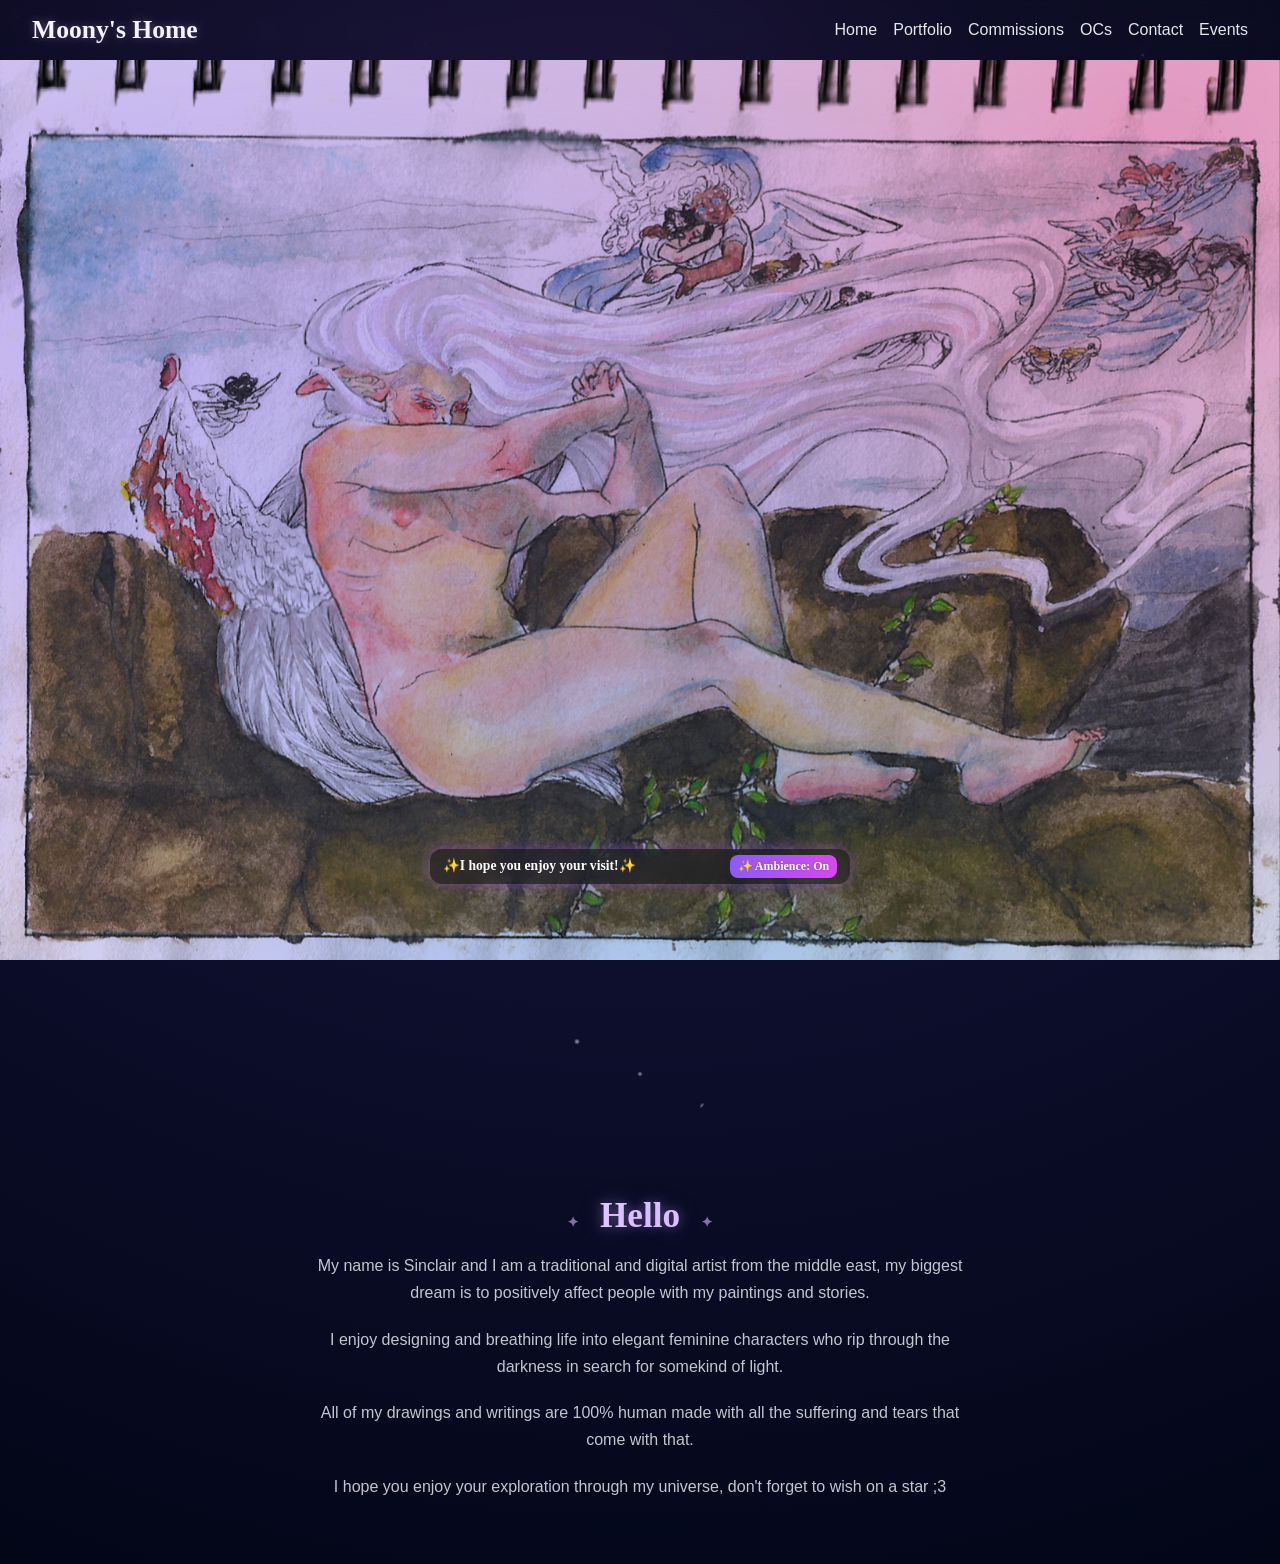
<file: index.html>
<!DOCTYPE html>
<html lang="en">
<head>
  <meta charset="UTF-8" />
  <meta name="viewport" content="width=device-width, initial-scale=1.0" />
  <title>SINCLAIR | Art Portfolio</title>

  <link rel="stylesheet" href="css/style.css" />
  <link rel="stylesheet" href="css/responsive.css" />
  <link rel="stylesheet" href="css/home.css" />
</head>
<body>
    
  <header class="navbar">
    <h1 class="logo">Moony's Home</h1>
    <button class="nav-toggle" aria-label="Open menu" aria-expanded="false" aria-controls="site-nav">
      <span class="nav-toggle-orbit" aria-hidden="true"></span>
      <span class="nav-toggle-line" aria-hidden="true"></span>
      <span class="nav-toggle-line" aria-hidden="true"></span>
      <span class="nav-toggle-line" aria-hidden="true"></span>
    </button>
    <nav id="site-nav" class="nav-links">
      <a href="index.html">Home</a>
      <a href="portfolio.html">Portfolio</a>
      <a href="commissions.html">Commissions</a>
      <a href="ocs.html">OCs</a>
      <a href="contact.html">Contact</a>
      <a href="events.html">Events</a>
    </nav>
   

  </header>

  <main>
   <canvas id="starfield"></canvas>
<div id="nebula-overlay" aria-hidden="true"></div>

<section class="home-hero">
  <img
    src="images/hero-image.jpg"
    alt="Dreamy landscape illustration"
    class="home-hero-image" />

  <div class="hero-nebula"></div>
</section>


<section class="about-section">
 <div class="hero-title-wrap reveal" data-reveal-delay="0">
  <div class="hero-stars" aria-hidden="true"></div>
  <div class="hero-stars-pulse" aria-hidden="true"></div>

  <div class="sigil-wrapper" aria-hidden="true">
  <svg class="sigil-svg" viewBox="0 0 200 180">
    <line />
    <line />
    <line />
    <line />
    <line />
    <line />
  </svg>

  <button class="sigil-star" data-step="1" style="left:100px; top:58px;">✦</button>
  <button class="sigil-star" data-step="2" style="left:150px; top:48px;">✦</button>
  <button class="sigil-star" data-step="3" style="left:160px; top:98px;">✦</button>
  <button class="sigil-star" data-step="4" style="left:100px; top:160px;">✦</button>
  <button class="sigil-star" data-step="5" style="left:40px; top:98px;">✦</button>
  <button class="sigil-star" data-step="6" style="left:50px; top:48px;">✦</button>
</div>


  <h1 class="hero-title">
    <button class="hero-star left" aria-label="Secret sigil star">✦</button>

    Hello
    <button class="hero-star left" aria-label="Secret sigil star">✦</button>
  </h1>
</div>


  <div class="about-body reveal" data-reveal-delay="140">
    <p>
      My name is Sinclair and I am a traditional and digital artist from the middle east,
      my biggest dream is to positively affect people with my paintings and stories.
    </p>

    <p>
      I enjoy designing and breathing life into elegant feminine characters who rip through the darkness in search for somekind of light.
    </p>

    <p>
      All of my drawings and writings are 100% human made with all the suffering and tears that come with that.
    </p>

    <p>
      I hope you enjoy your exploration through my universe, don't forget to wish on a star ;3
    </p>
  </div>
</section>



 <footer id="site-footer">
  <p>✨I hope you enjoy your visit!✨</p>
  <button id="ambience-toggle" aria-pressed="true">
  ✨ Ambience: On
</button>
</footer>
  </main>

  <script src="js/base.js"></script>
  <script src="js/home.js"></script>
</body>
</html>
</file>
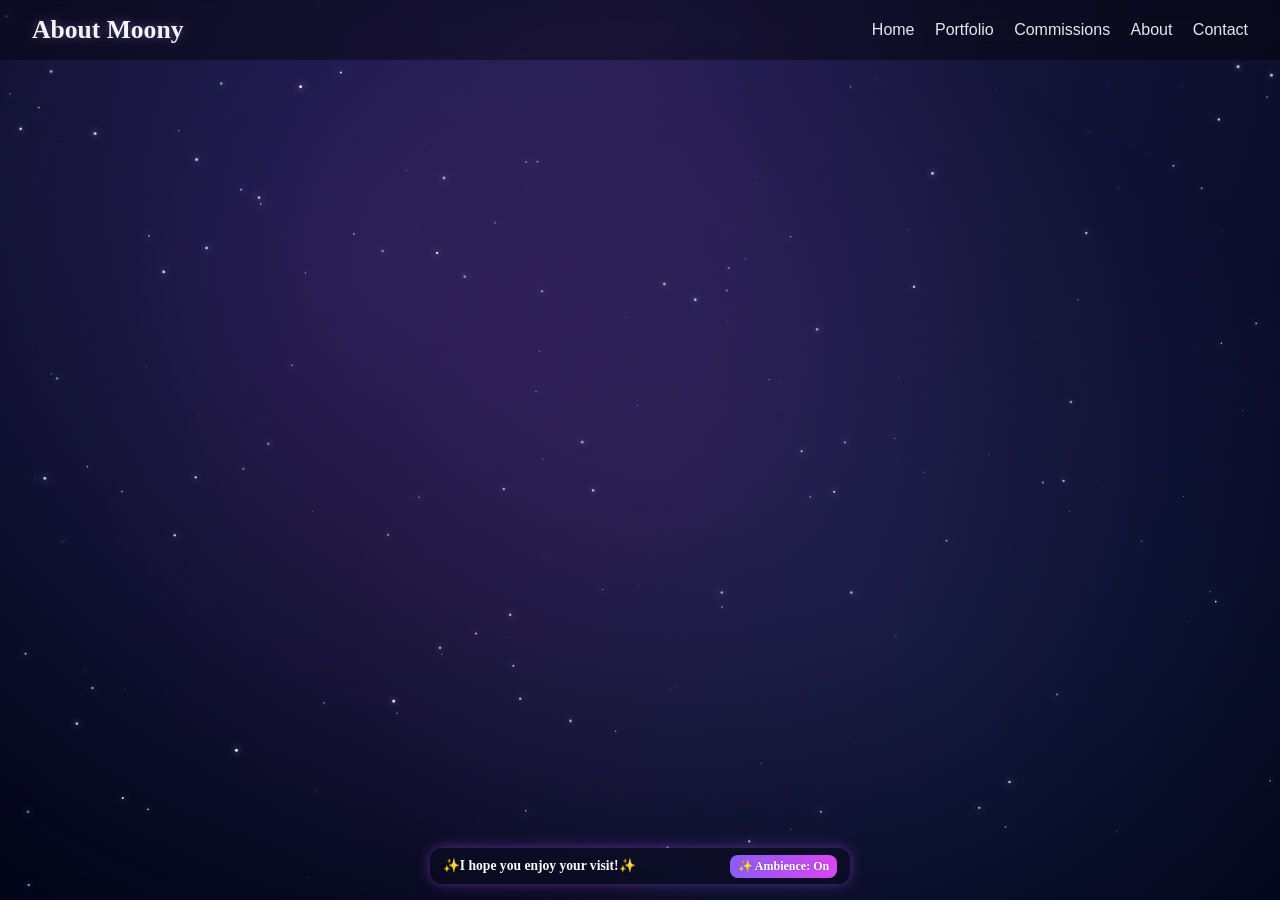
<file: about.html>
<!DOCTYPE html>
<html lang="en">
<head>
  <meta charset="UTF-8" />
  <meta name="viewport" content="width=device-width, initial-scale=1.0" />
  <title>SINCLAIR | Art Portfolio</title>

  <link rel="stylesheet" href="css/style.css" />
  <link rel="stylesheet" href="css/responsive.css" />
</head>
<body>
    
  <header class="navbar">
    <h1 class="logo">About Moony</h1>
    <nav>
      <a href="index.html">Home</a>
      <a href="portfolio.html">Portfolio</a>
      <a href="commissions.html">Commissions</a>
      <a href="about.html">About</a>
      <a href="contact.html">Contact</a>
    </nav>
  </header>

  <main>
   <canvas id="starfield"></canvas>
<div id="nebula-overlay" aria-hidden="true"></div>

 <footer id="site-footer">
  <p>✨I hope you enjoy your visit!✨</p>
  <button id="ambience-toggle" aria-pressed="true">
  ✨ Ambience: On
</button>
</footer>
  </main>

  <script src="js/main.js"></script>
</body>
</html>
</file>
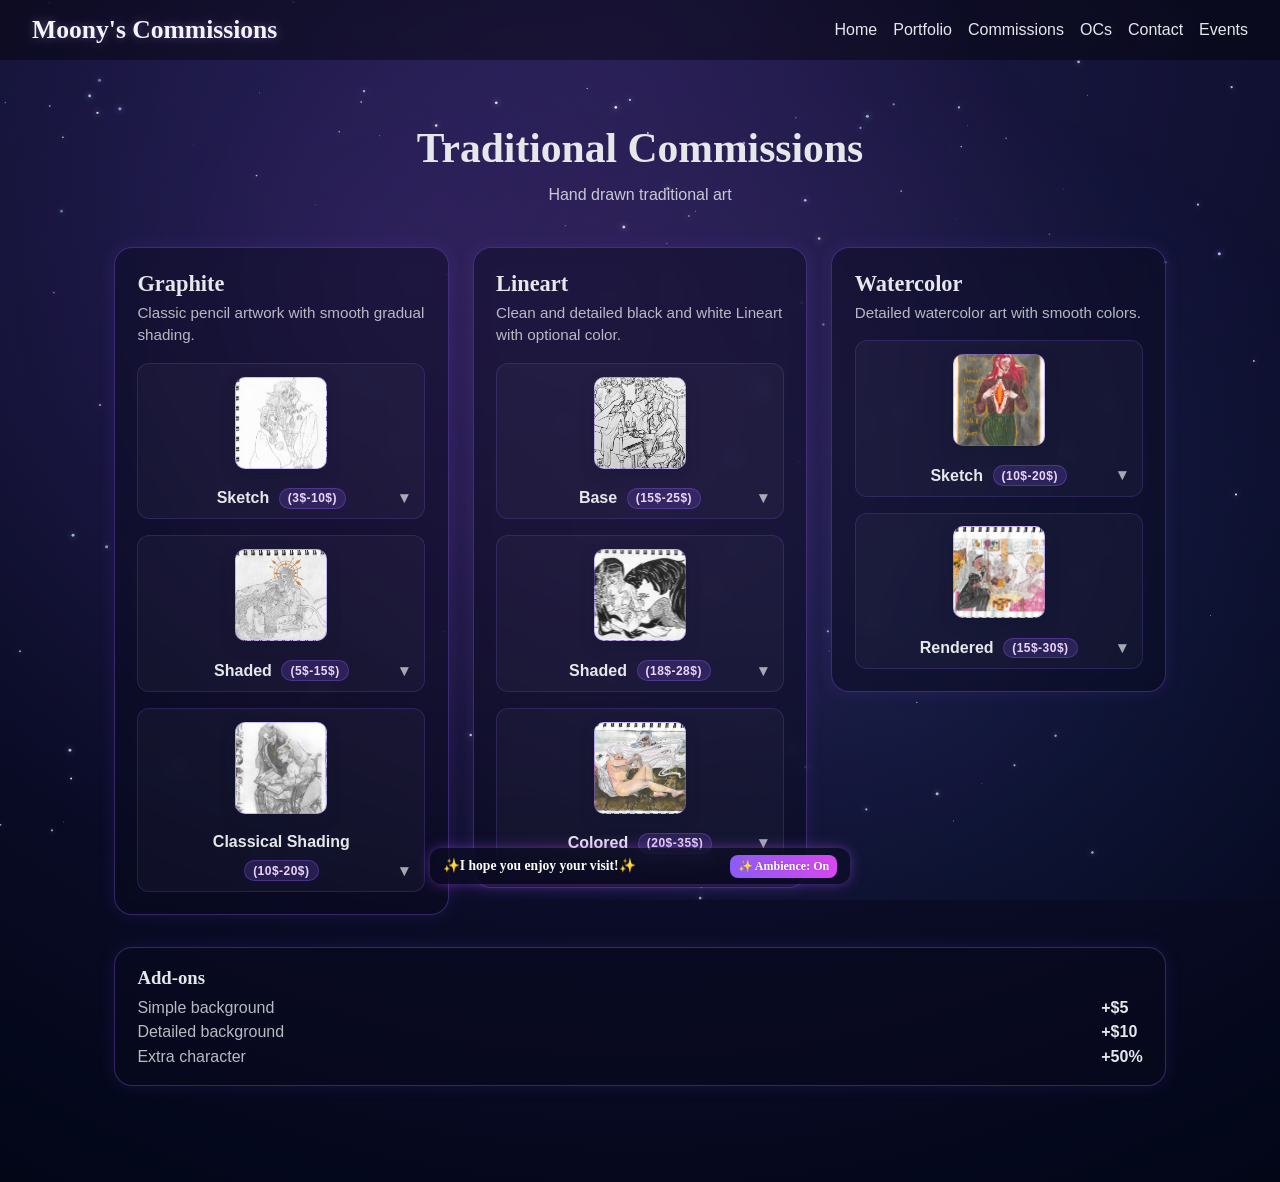
<file: commissions.html>
<!DOCTYPE html>
<html lang="en">
<head>
  <meta charset="UTF-8" />
  <meta name="viewport" content="width=device-width, initial-scale=1.0" />
  <title>SINCLAIR | Art Portfolio</title>

  <link rel="stylesheet" href="css/style.css" />
  <link rel="stylesheet" href="css/responsive.css" />
  <link rel="stylesheet" href="css/commissions.css" />
</head>
<body>
    
  <header class="navbar">
    <h1 class="logo">Moony's Commissions</h1>
    <button class="nav-toggle" aria-label="Open menu" aria-expanded="false" aria-controls="site-nav">
      <span class="nav-toggle-orbit" aria-hidden="true"></span>
      <span class="nav-toggle-line" aria-hidden="true"></span>
      <span class="nav-toggle-line" aria-hidden="true"></span>
      <span class="nav-toggle-line" aria-hidden="true"></span>
    </button>
    <nav id="site-nav" class="nav-links">
      <a href="index.html">Home</a>
      <a href="portfolio.html">Portfolio</a>
      <a href="commissions.html">Commissions</a>
      <a href="ocs.html">OCs</a>
      <a href="contact.html">Contact</a>
      <a href="events.html">Events</a>
    </nav>

  </header>

  <main>
   <canvas id="starfield"></canvas>
<div id="nebula-overlay" aria-hidden="true"></div>

  <section class="commissions">
    <header class="commissions-intro reveal">
      <h2>Traditional Commissions</h2>
      <p>Hand drawn traditional art</p>
    </header>

    <div class="commission-section">
      <div class="commission-grid">
        <article class="commission-card reveal">
          <header>
            <h3>Graphite</h3>
            <p class="card-note">Classic pencil artwork with smooth gradual shading.</p>
          </header>

          <details class="subtype">
            <summary>
              <button class="subtype-thumb" type="button" style="background-image: url('images/Graphite/11.jpg');" aria-label="Open example image"></button>
              <div class="subtype-row">
                <span>Sketch</span>
                <span class="subtype-pill">(3$-10$)</span>
              </div>
            </summary>
            <div class="price-grid">
              <div>Bust</div><div>3$</div>
              <div>Halfbody</div><div>5$</div>
              <div>Fullbody</div><div>10$</div>
            </div>
         
      <div class="example-grid">
       <img src="images/Graphite/11.jpg" style="--example-position: 50% 20%;" alt="Graphite sketch example 1">
       <img src="images/Graphite/14.jpg" style="--example-position: 50% 20%;" alt="Graphite sketch example 2">
       <img src="images/Graphite/17.jpg" style="--example-position: 50% 20%;" alt="Graphite sketch example 3">
       <img src="images/Graphite/18.jpg" style="--example-position: 50% 10%;" alt="Graphite sketch example 4">
       <img src="images/Graphite/23.jpg" style="--example-position: 50% 20%;" alt="Graphite sketch example 5">
       <img src="images/Graphite/24.jpg" style="--example-position: 50% 10%;" alt="Graphite sketch example 6">
     </div>
         
          </details>

          <details class="subtype">
            <summary>
              <button class="subtype-thumb" type="button" style="background-image: url('images/Graphite/3.jpg');" aria-label="Open example image"></button>
              <div class="subtype-row">
                <span>Shaded</span>
                <span class="subtype-pill">(5$-15$)</span>
              </div>
            </summary>
            <div class="price-grid">
              <div>Bust</div><div>5$</div>
              <div>Halfbody</div><div>10$</div>
              <div>Fullbody</div><div>15$</div>
            </div>
         <div class="example-grid">
          <img src="images/Graphite/3.jpg" style="--example-position: 50% 20%;" alt="Graphite shaded example 1">
          <img src="images/Graphite/1.jpg" style="--example-position: 50% 5%;" alt="Graphite shaded example 2">
          <img src="images/Graphite/2.jpg" style="--example-position: 50% 20%;" alt="Graphite shaded example 3">
          <img src="images/Graphite/5.jpg" style="--example-position: 50% 10%;" alt="Graphite shaded example 4">
          <img src="images/Graphite/12.jpg" style="--example-position: 50% 5%;" alt="Graphite shaded example 5">
        </div>
        </details>


          <details class="subtype">
            <summary>
              <button class="subtype-thumb" type="button" style="background-image: url('images/Graphite/4.jpg');" aria-label="Open example image"></button>
              <div class="subtype-row">
                <span>Classical Shading</span>
                <span class="subtype-pill">(10$-20$)</span>
              </div>
            </summary>
            <div class="price-grid">
              <div>Bust</div><div>10$</div>
              <div>Halfbody</div><div>15$</div>
              <div>Fullbody</div><div>20$</div>
            </div>
            
            <div class="example-grid">
         <img src="images/Graphite/4.jpg" style="--example-position: 50% 20%;" alt="Graphite classical shading example 1">
         <img src="images/Graphite/7.jpg" style="--example-position: 50% 30%;" alt="Graphite classical shading example 2">
         <img src="images/Graphite/9.jpg" style="--example-position: 50% 20%;" alt="Graphite classical shading example 3">
  </div>
          </details>
        </article>

        <article class="commission-card reveal">
          <header>
            <h3>Lineart</h3>
            <p class="card-note">Clean and detailed black and white Lineart with optional color.</p>
          </header>

          <details class="subtype">
            <summary>
              <button class="subtype-thumb" type="button" style="background-image: url('images/Lineart/1.jpg');" aria-label="Open example image"></button>
              <div class="subtype-row">
                <span>Base</span>
                <span class="subtype-pill">(15$-25$)</span>
              </div>
            </summary>
            <div class="price-grid">
              <div>Bust</div><div>15$</div>
              <div>Halfbody</div><div>20$</div>
              <div>Fullbody</div><div>25$</div>
            </div>
             <div class="example-grid">
        <img src="images/Lineart/1.jpg" style="--example-position: 50% 20%;" alt="Lineart base example 1">
        <img src="images/Lineart/2.jpg" style="--example-position: 50% 20%;" alt="Lineart base example 2">
        <img src="images/Lineart/4.jpg" style="--example-position: 50% 20%;" alt="Lineart base example 3">
        <img src="images/Lineart/6.jpg" style="--example-position: 50% 20%;" alt="Lineart base example 4">
        <img src="images/Lineart/7.jpg" style="--example-position: 50% 20%;" alt="Lineart base example 5">
       </div>
          </details>

          <details class="subtype">
            <summary>
              <button class="subtype-thumb" type="button" style="background-image: url('images/Lineart/5.jpg');" aria-label="Open example image"></button>
              <div class="subtype-row">
                <span>Shaded</span>
                <span class="subtype-pill">(18$-28$)</span>
              </div>
            </summary>
            <div class="price-grid">
              <div>Bust</div><div>18$</div>
              <div>Halfbody</div><div>23$</div>
              <div>Fullbody</div><div>28$</div>
            </div>
            <div class="example-grid">
        <img src="images/Lineart/3.jpg" style="--example-position: 50% 20%;" alt="Lineart shaded example 1">
        <img src="images/Lineart/5.jpg" style="--example-position: 50% 20%;" alt="Lineart shaded example 2">
       </div>
          </details>

          <details class="subtype">
            <summary>
              <button class="subtype-thumb" type="button" style="background-image: url('images/Watercolor/1.1.jpg');" aria-label="Open example image"></button>
              <div class="subtype-row">
                <span>Colored</span>
                <span class="subtype-pill">(20$-35$)</span>
              </div>
            </summary>
            <div class="price-grid">
              <div>Bust</div><div>20$</div>
              <div>Halfbody</div><div>28$</div>
              <div>Fullbody</div><div>35$</div>
            </div>
            <div class="example-grid">
           <img src="images/Watercolor/1.1.jpg" style="--example-position: 50% 5%;" alt="Lineart colored example 1">
           <img src="images/Watercolor/2.jpg" style="--example-position: 50% 20%;" alt="Lineart colored example 2">
           <img src="images/Watercolor/3.jpg" style="--example-position: 50% 20%;" alt="Lineart colored example 3">
           <img src="images/Watercolor/5.jpg" style="--example-position: 50% 5%;" alt="Lineart colored example 4">
        </div>
       </details>
        </article>

        <article class="commission-card reveal">
          <header>
            <h3>Watercolor</h3>
            <p class="card-note">Detailed watercolor art with smooth colors.</p>
          </header>

          <details class="subtype">
            <summary>
              <button class="subtype-thumb" type="button" style="background-image: url('images/Watercolor/12.jpg');" aria-label="Open example image"></button>
              <div class="subtype-row">
                <span>Sketch</span>
                <span class="subtype-pill">(10$-20$)</span>
              </div>
            </summary>
            <div class="price-grid">
              <div>Bust</div><div>10$</div>
              <div>Halfbody</div><div>15$</div>
              <div>Fullbody</div><div>20$</div>
            </div>

              <div class="example-grid">
             <img src="images/Watercolor/11.jpg" style="--example-position: 50% 20%;" alt="Watercololr sketch example 1">
             <img src="images/Watercolor/12.jpg" style="--example-position: 50% 15%;" alt="Watercololr sketch example 2">
             <img src="images/Watercolor/13.jpg" style="--example-position: 50% 20%;" alt="Watercololr sketch example 3">
             <img src="images/Watercolor/23.jpg" style="--example-position: 50% 30%;" alt="Watercololr sketch example 4">
             <img src="images/Sketches/4.jpg" style="--example-position: 50% 20%;" alt="Watercololr sketch example 5">
             <img src="images/Sketches/6.jpg" style="--example-position: 50% 20%;" alt="Watercololr sketch example 6">
             
       </div>
          </details>

          <details class="subtype">
            <summary>
              <button class="subtype-thumb" type="button" style="background-image: url('images/Watercolor/4.jpg');" aria-label="Open example image"></button>
              <div class="subtype-row">
                <span>Rendered</span>
                <span class="subtype-pill">(15$-30$)</span>
              </div>
            </summary>
            <div class="price-grid">
              <div>Bust</div><div>15$</div>
              <div>Halfbody</div><div>20$</div>
              <div>Fullbody</div><div>30$</div>
            </div>

              <div class="example-grid">
             <img src="images/Watercolor/4.jpg" style="--example-position: 50% 20%;" alt="Watercololr sketch example 1">
             <img src="images/Watercolor/6.jpg" style="--example-position: 50% 20%;" alt="Watercololr sketch example 2">
             <img src="images/Watercolor/7.jpg" style="--example-position: 50% 5%;" alt="Watercololr sketch example 3">
             <img src="images/Watercolor/8.jpg" style="--example-position: 50% 20%;" alt="Watercololr sketch example 4">
             <img src="images/Watercolor/9.jpg" style="--example-position: 50% 40%;" alt="Watercololr sketch example 5">
             <img src="images/Watercolor/15.jpg" style="--example-position: 50% 20%;" alt="Watercololr sketch example 6">  
       </div>
      </details>

        </article>
      </div>
    </div>

    <section class="addon-card reveal">
      <h3>Add-ons</h3>
      <div class="addon-list">
        <div>Simple background</div><div>+$5</div>
        <div>Detailed background</div><div>+$10</div>
        <div>Extra character</div><div>+50%</div>
      </div>
    </section>

  </section>

  <div id="thumb-modal" class="thumb-modal" aria-hidden="true" role="dialog" aria-label="Fullscreen artwork">
    <button class="thumb-modal-close" type="button" aria-label="Close fullscreen image">Close</button>
    <button class="thumb-modal-nav thumb-modal-prev" type="button" aria-label="Previous image">&lt;</button>
    <div class="thumb-modal-image" role="img" aria-label="Commission example"></div>
    <button class="thumb-modal-nav thumb-modal-next" type="button" aria-label="Next image">&gt;</button>
    <div class="thumb-modal-dots" aria-label="Image position"></div>
  </div>



 <footer id="site-footer">
  <p>✨I hope you enjoy your visit!✨</p>
  <button id="ambience-toggle" aria-pressed="true">
  ✨ Ambience: On
</button>
</footer>
  </main>

  <script src="js/base.js"></script>
  <script src="js/commissions.js"></script>
</body>
</html>
</file>
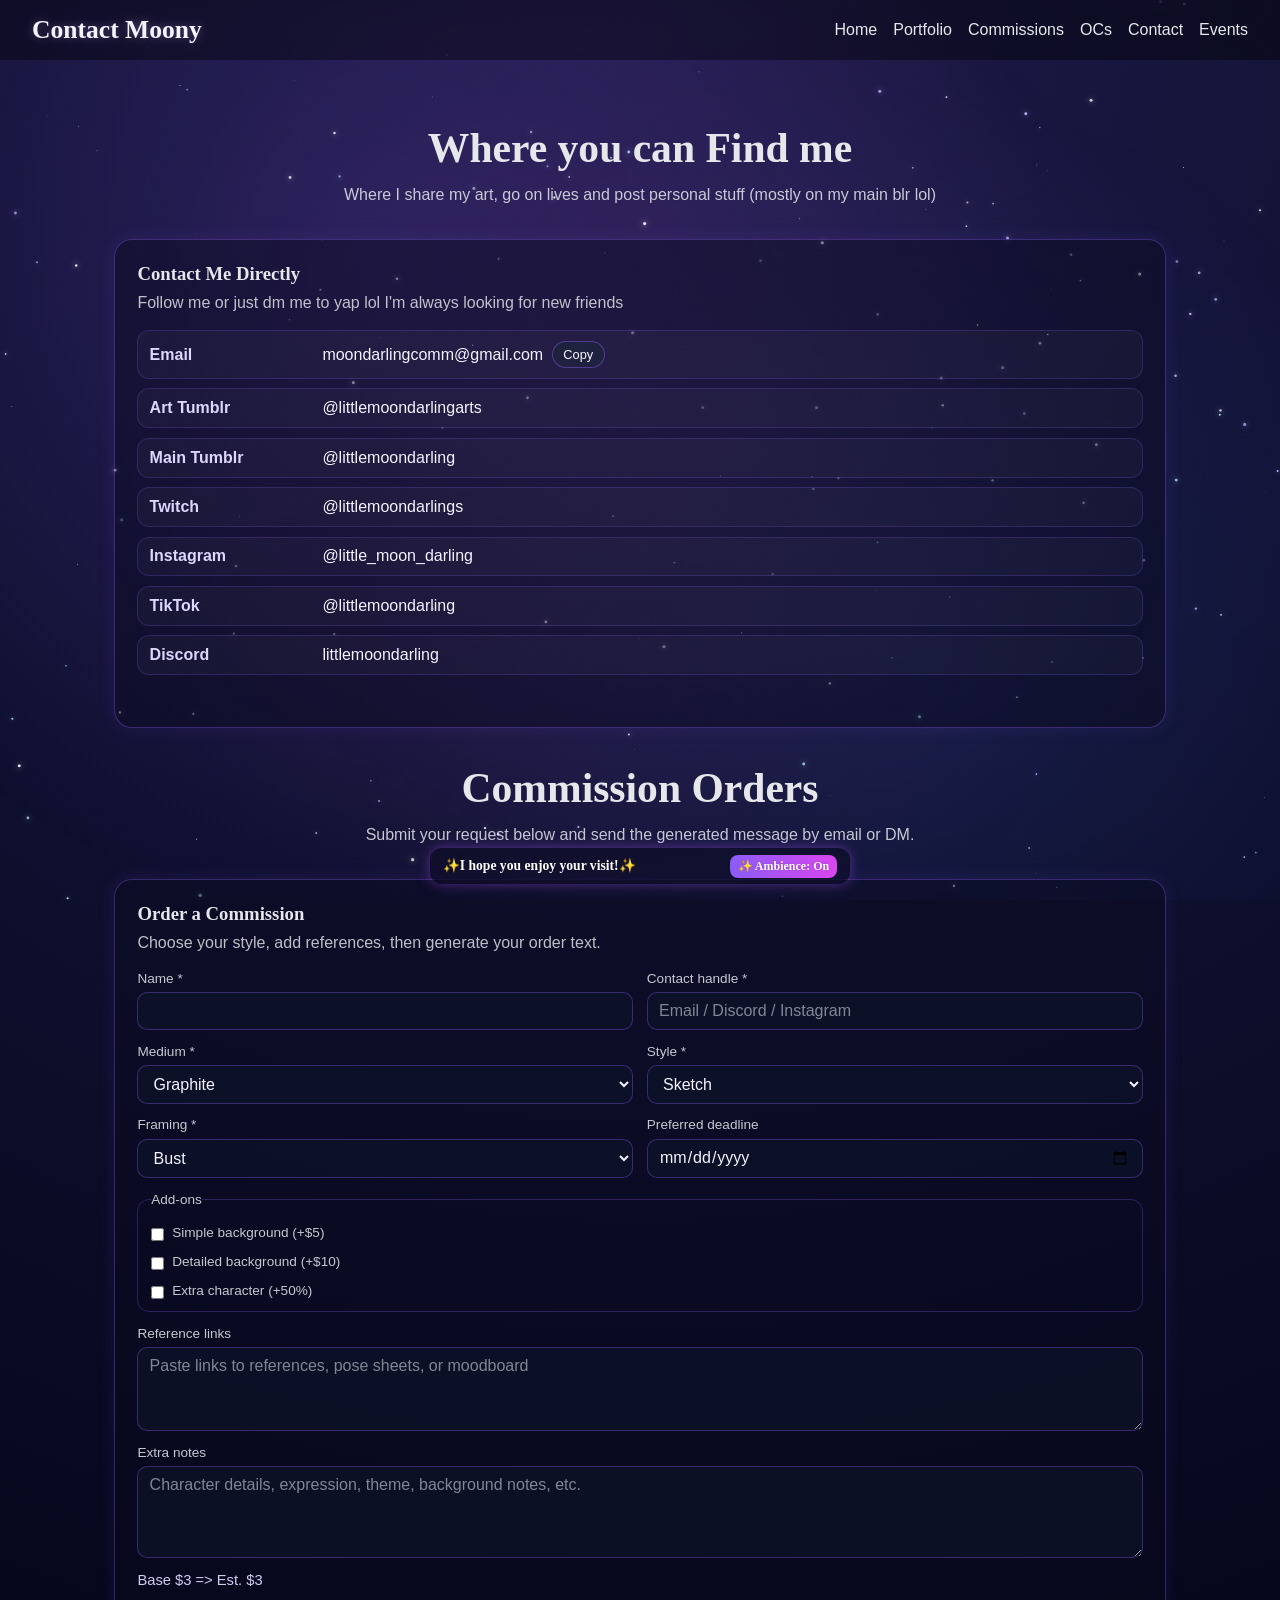
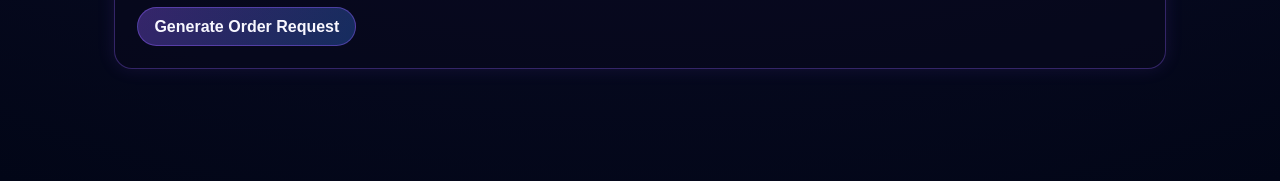
<file: contact.html>
<!DOCTYPE html>
<html lang="en">
<head>
  <meta charset="UTF-8" />
  <meta name="viewport" content="width=device-width, initial-scale=1.0" />
  <title>SINCLAIR | Art Portfolio</title>

  <link rel="stylesheet" href="css/style.css" />
  <link rel="stylesheet" href="css/responsive.css" />
  <link rel="stylesheet" href="css/contact.css" />
</head>
<body>
  <header class="navbar">
    <h1 class="logo">Contact Moony</h1>
    <button class="nav-toggle" aria-label="Open menu" aria-expanded="false" aria-controls="site-nav">
      <span class="nav-toggle-orbit" aria-hidden="true"></span>
      <span class="nav-toggle-line" aria-hidden="true"></span>
      <span class="nav-toggle-line" aria-hidden="true"></span>
      <span class="nav-toggle-line" aria-hidden="true"></span>
    </button>
    <nav id="site-nav" class="nav-links">
      <a href="index.html">Home</a>
      <a href="portfolio.html">Portfolio</a>
      <a href="commissions.html">Commissions</a>
      <a href="ocs.html">OCs</a>
      <a href="contact.html">Contact</a>
      <a href="events.html">Events</a>
    </nav>
  </header>

  <main>
    <canvas id="starfield"></canvas>
    <div id="nebula-overlay" aria-hidden="true"></div>

    <section class="contact-wrap">
      
   <header class="contact-intro reveal">
        <h2>Where you can Find me</h2>
        <p>Where I share my art, go on lives and post personal stuff (mostly on my main blr lol)</p>
      </header>

      
      <section class="contact-methods-card reveal" aria-labelledby="reach-me-title">
        <h3 id="reach-me-title">Contact Me Directly</h3>
        <p class="contact-note">Follow me or just dm me to yap lol I'm always looking for new friends</p>

        <ul class="contact-methods-list">
          <li class="contact-method-row">
            <span class="contact-method-label">Email</span>
            <div class="contact-method-value">
              <a id="primary-email-link" href="mailto:moondarlingcomm@gmail.com">moondarlingcomm@gmail.com</a>
              <button id="copy-email-button" class="contact-inline-btn" type="button">Copy</button>
            </div>
          </li>

          <li class="contact-method-row">
            <span class="contact-method-label">Art Tumblr</span>
            <div class="contact-method-value">
              <a href="https://www.tumblr.com/blog/littlemoondarlingarts" target="_blank" rel="noopener noreferrer">
                @littlemoondarlingarts
              </a>
            </div>
          </li>

          <li class="contact-method-row">
            <span class="contact-method-label">Main Tumblr</span>
            <div class="contact-method-value">
              <a href="https://www.tumblr.com/blog/littlemoondarling" target="_blank" rel="noopener noreferrer">
                @littlemoondarling
              </a>
            </div>
          </li>

          <li class="contact-method-row">
            <span class="contact-method-label">Twitch</span>
            <div class="contact-method-value">
              <a href="https://www.twitch.tv/littlemoondarlings" target="_blank" rel="noopener noreferrer">
                @littlemoondarlings
              </a>
            </div>
          </li>

          <li class="contact-method-row">
            <span class="contact-method-label">Instagram</span>
            <div class="contact-method-value">
              <a href="https://www.instagram.com/little_moon_darling/" target="_blank" rel="noopener noreferrer">
                @little_moon_darling
              </a>
            </div>
          </li>
          <li class="contact-method-row">
            <span class="contact-method-label">TikTok</span>
            <div class="contact-method-value">
              <a href="https://www.tiktok.com/@littlemoondarling" target="_blank" rel="noopener noreferrer">
                @littlemoondarling
              </a>
            </div>
          </li>
          <li class="contact-method-row">
            <span class="contact-method-label">Discord</span>
            <div class="contact-method-value">
              <span class="contact-text">littlemoondarling</span>
            </div>
          </li>
        </ul>

        <p id="contact-copy-status" class="contact-copy-status" aria-live="polite"></p>
      </section>
<br><br>
<header class="contact-intro reveal">
        <h2>Commission Orders</h2>
        <p>Submit your request below and send the generated message by email or DM.</p>
      </header>


      <section class="contact-order-card reveal" id="commission-order">
        <h3>Order a Commission</h3>
        <p class="order-note">Choose your style, add references, then generate your order text.</p>

        <form id="commission-order-form" class="order-form" data-order-email="moondarlingcomm@gmail.com">
          <div class="order-fields">
            <label class="order-field">
              <span>Name *</span>
              <input type="text" name="clientName" autocomplete="name" required />
            </label>

            <label class="order-field">
              <span>Contact handle *</span>
              <input
                type="text"
                name="contactHandle"
                placeholder="Email / Discord / Instagram"
                autocomplete="email"
                required
              />
            </label>

            <label class="order-field">
              <span>Medium *</span>
              <select name="medium" id="order-medium" required></select>
            </label>

            <label class="order-field">
              <span>Style *</span>
              <select name="subtype" id="order-subtype" required></select>
            </label>

            <label class="order-field">
              <span>Framing *</span>
              <select name="size" id="order-size" required>
                <option value="bust">Bust</option>
                <option value="halfbody">Halfbody</option>
                <option value="fullbody">Fullbody</option>
              </select>
            </label>

            <label class="order-field">
              <span>Preferred deadline</span>
              <input type="date" name="deadline" />
            </label>

            <fieldset class="order-field order-field-full addon-options">
              <legend>Add-ons</legend>
              <label>
                <input type="checkbox" name="addons" value="Simple background (+$5)" data-flat="5" />
                <span>Simple background (+$5)</span>
              </label>
              <label>
                <input type="checkbox" name="addons" value="Detailed background (+$10)" data-flat="10" />
                <span>Detailed background (+$10)</span>
              </label>
              <label>
                <input type="checkbox" name="addons" value="Extra character (+50%)" data-percent="0.5" />
                <span>Extra character (+50%)</span>
              </label>
            </fieldset>

            <label class="order-field order-field-full">
              <span>Reference links</span>
              <textarea
                name="references"
                rows="3"
                placeholder="Paste links to references, pose sheets, or moodboard"
              ></textarea>
            </label>

            <label class="order-field order-field-full">
              <span>Extra notes</span>
              <textarea
                name="notes"
                rows="4"
                placeholder="Character details, expression, theme, background notes, etc."
              ></textarea>
            </label>
          </div>

          <p id="order-estimate" class="order-estimate" aria-live="polite"></p>
          <button type="submit" class="order-submit">Generate Order Request</button>
        </form>

        <div id="order-result" class="order-result" hidden>
          <p class="order-result-title">Order request ready</p>
          <textarea id="order-preview" class="order-preview" rows="11" readonly></textarea>
          <div class="order-actions">
            <a id="order-email-link" class="order-action-btn" href="#">Open Email Draft</a>
            <button id="order-copy-button" class="order-action-btn order-action-secondary" type="button">
              Copy Request
            </button>
          </div>
          <p id="order-copy-status" class="order-copy-status" aria-live="polite"></p>
        </div>
      </section>
    </section>

    <footer id="site-footer">
      <p>&#10024;I hope you enjoy your visit!&#10024;</p>
      <button id="ambience-toggle" aria-pressed="true">&#10024; Ambience: On</button>
    </footer>
  </main>

  <script src="js/base.js"></script>
  <script src="js/contact.js"></script>
</body>
</html>
</file>
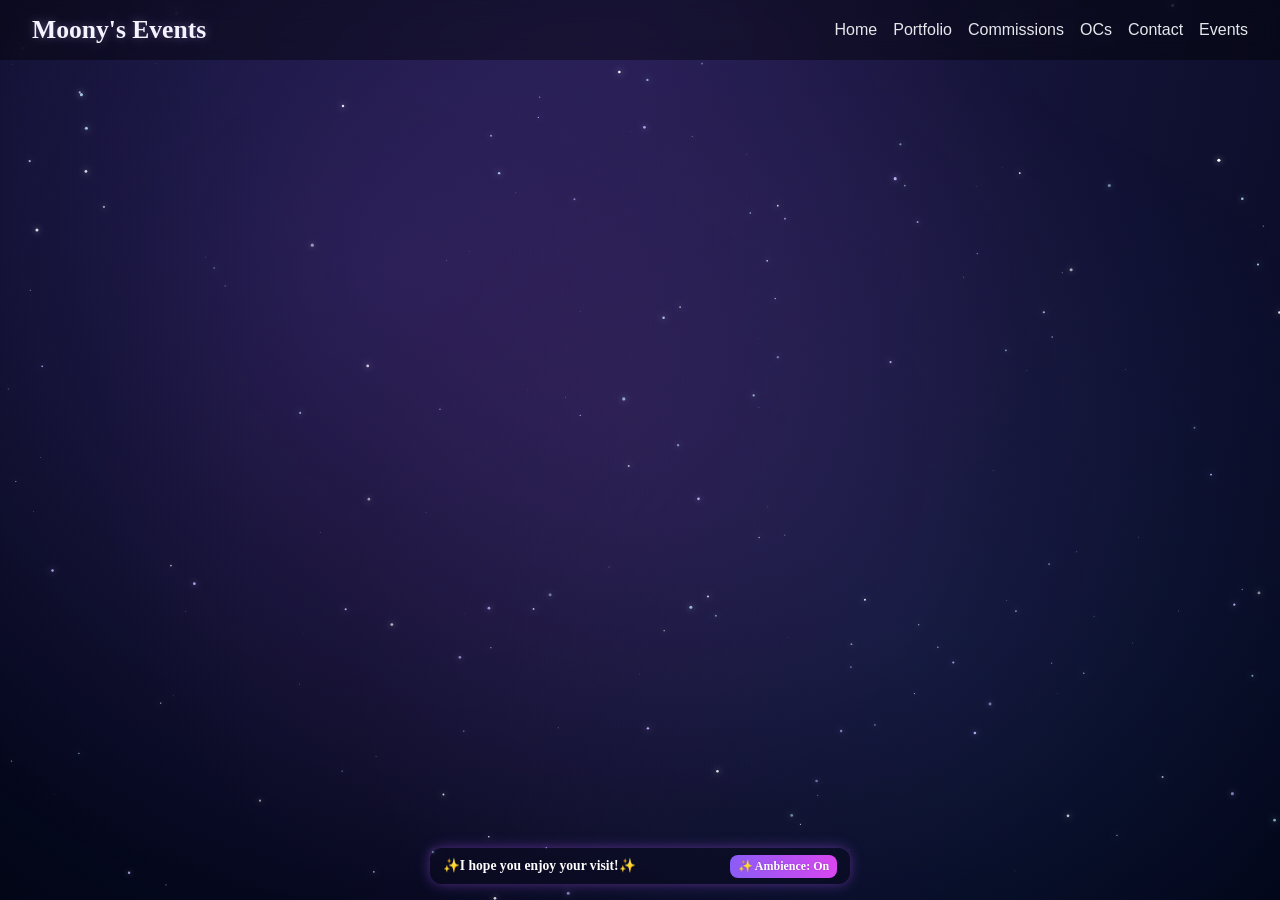
<file: events.html>
<!DOCTYPE html>
<html lang="en">
<head>
  <meta charset="UTF-8" />
  <meta name="viewport" content="width=device-width, initial-scale=1.0" />
  <title>SINCLAIR | Art Portfolio</title>

  <link rel="stylesheet" href="css/style.css" />
  <link rel="stylesheet" href="css/responsive.css" />
  <link rel="stylesheet" href="css/events.css" />
</head>
<body>
    
  <header class="navbar">
    <h1 class="logo">Moony's Events</h1>
    <button class="nav-toggle" aria-label="Open menu" aria-expanded="false" aria-controls="site-nav">
      <span class="nav-toggle-orbit" aria-hidden="true"></span>
      <span class="nav-toggle-line" aria-hidden="true"></span>
      <span class="nav-toggle-line" aria-hidden="true"></span>
      <span class="nav-toggle-line" aria-hidden="true"></span>
    </button>
    <nav id="site-nav" class="nav-links">
      <a href="index.html">Home</a>
      <a href="portfolio.html">Portfolio</a>
      <a href="commissions.html">Commissions</a>
      <a href="ocs.html">OCs</a>
      <a href="contact.html">Contact</a>
      <a href="events.html">Events</a>
    </nav>
   

  </header>

  <main>
   <canvas id="starfield"></canvas>
<div id="nebula-overlay" aria-hidden="true"></div>

 <footer id="site-footer">
  <p>✨I hope you enjoy your visit!✨</p>
  <button id="ambience-toggle" aria-pressed="true">
  ✨ Ambience: On
</button>
</footer>
  </main>

  <script src="js/base.js"></script>
  <script src="js/events.js"></script>




</body>
</html>
</file>
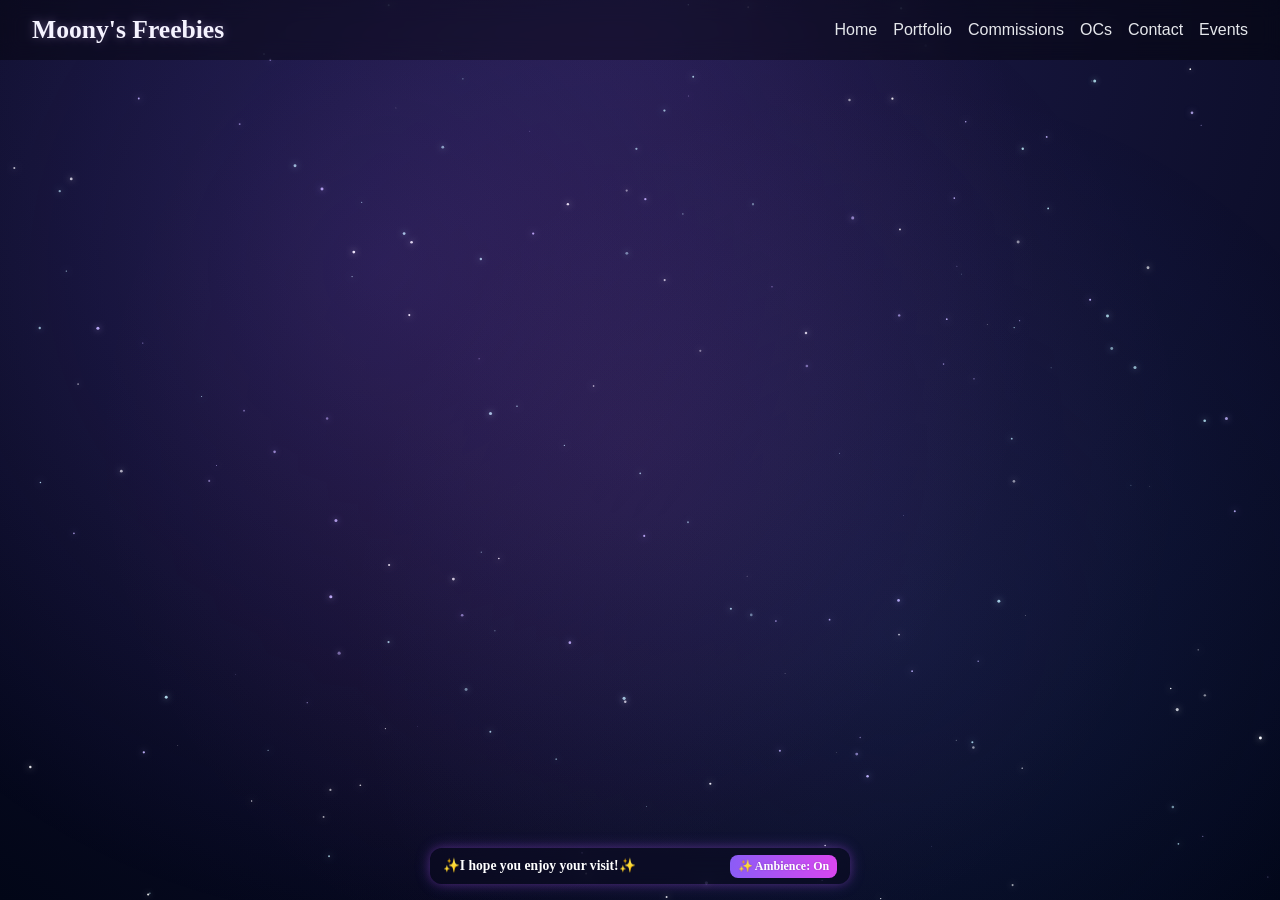
<file: freebies.html>
<!DOCTYPE html>
<html lang="en">
<head>
  <meta charset="UTF-8" />
  <meta name="viewport" content="width=device-width, initial-scale=1.0" />
  <title>SINCLAIR | Art Portfolio</title>

  <link rel="stylesheet" href="css/style.css" />
  <link rel="stylesheet" href="css/responsive.css" />
  <link rel="stylesheet" href="css/freebies.css" />
</head>
<body>
    
  <header class="navbar">
    <h1 class="logo">Moony's Freebies</h1>
    <button class="nav-toggle" aria-label="Open menu" aria-expanded="false" aria-controls="site-nav">
      <span class="nav-toggle-orbit" aria-hidden="true"></span>
      <span class="nav-toggle-line" aria-hidden="true"></span>
      <span class="nav-toggle-line" aria-hidden="true"></span>
      <span class="nav-toggle-line" aria-hidden="true"></span>
    </button>
    <nav id="site-nav" class="nav-links">
      <a href="index.html">Home</a>
      <a href="portfolio.html">Portfolio</a>
      <a href="commissions.html">Commissions</a>
      <a href="ocs.html">OCs</a>
      <a href="contact.html">Contact</a>
      <a href="events.html">Events</a>
    </nav>
   

  </header>

  <main>
   <canvas id="starfield"></canvas>
<div id="nebula-overlay" aria-hidden="true"></div>

 <footer id="site-footer">
  <p>✨I hope you enjoy your visit!✨</p>
  <button id="ambience-toggle" aria-pressed="true">
  ✨ Ambience: On
</button>
</footer>
  </main>

  <script src="js/base.js"></script>
  <script src="js/freebies.js"></script>
</file>
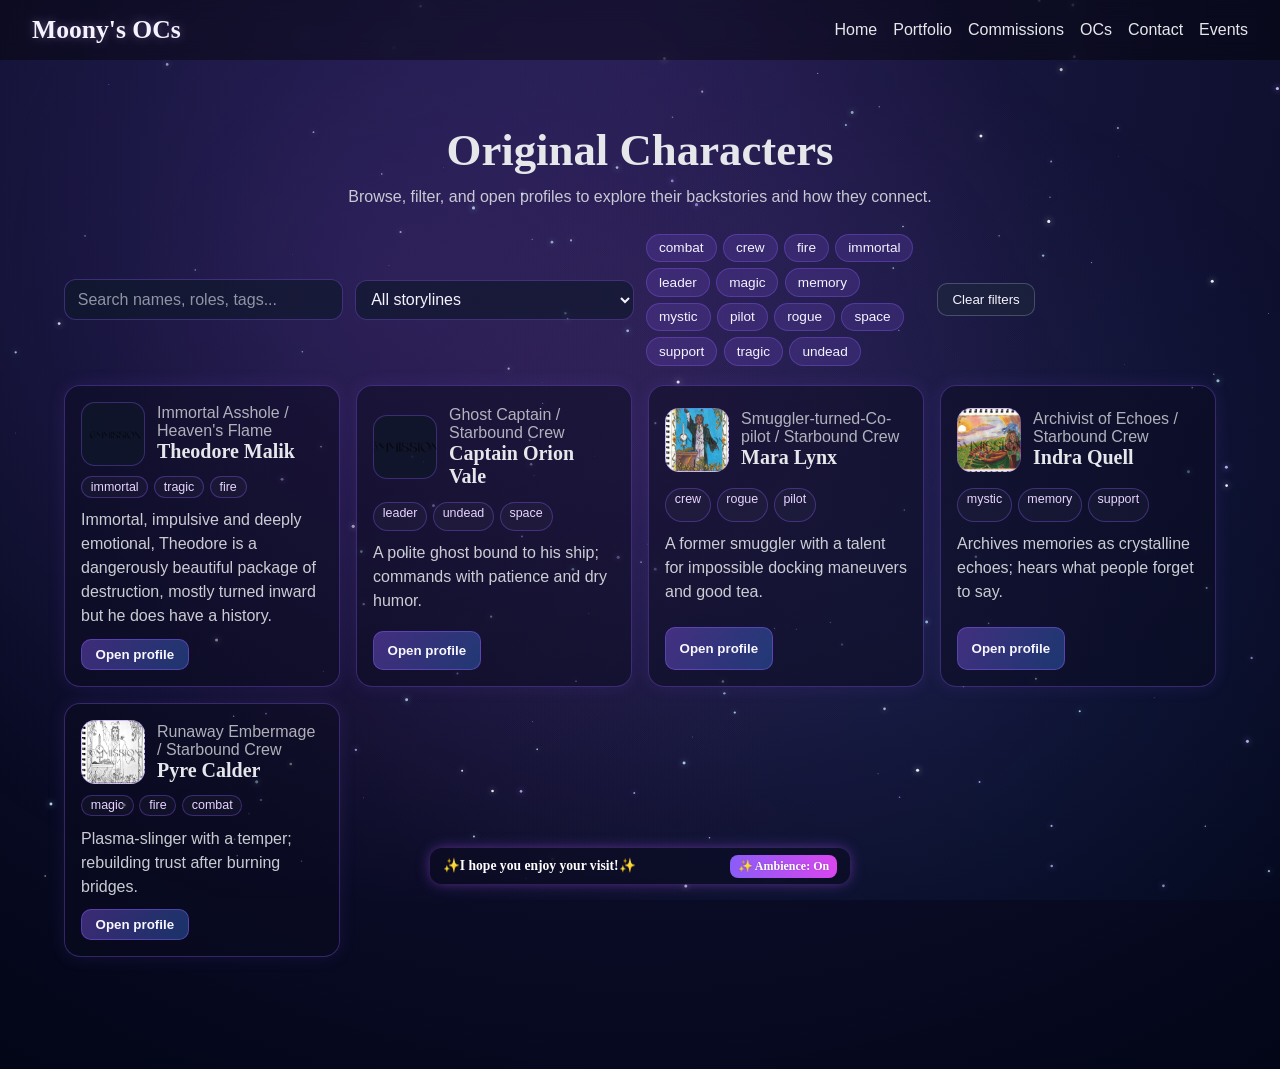
<file: ocs.html>
﻿<!DOCTYPE html>
<html lang="en">
<head>
  <meta charset="UTF-8" />
  <meta name="viewport" content="width=device-width, initial-scale=1.0" />
  <title>SINCLAIR | Art Portfolio</title>

  <link rel="stylesheet" href="css/style.css" />
  <link rel="stylesheet" href="css/responsive.css" />
  <link rel="stylesheet" href="css/ocs.css" />
</head>
<body>
  <header class="navbar">
    <h1 class="logo">Moony's OCs</h1>
    <button class="nav-toggle" aria-label="Open menu" aria-expanded="false" aria-controls="site-nav">
      <span class="nav-toggle-orbit" aria-hidden="true"></span>
      <span class="nav-toggle-line" aria-hidden="true"></span>
      <span class="nav-toggle-line" aria-hidden="true"></span>
      <span class="nav-toggle-line" aria-hidden="true"></span>
    </button>
    <nav id="site-nav" class="nav-links">
      <a href="index.html">Home</a>
      <a href="portfolio.html">Portfolio</a>
      <a href="commissions.html">Commissions</a>
      <a href="ocs.html">OCs</a>
      <a href="contact.html">Contact</a>
      <a href="events.html">Events</a>
    </nav>
  </header>

  <main>
    <canvas id="starfield"></canvas>
    <div id="nebula-overlay" aria-hidden="true"></div>

    <section class="ocs">
      <header class="ocs-intro reveal">
        <h2>Original Characters</h2>
        <p>Browse, filter, and open profiles to explore their backstories and how they connect.</p>
      </header>

      <div class="ocs-controls reveal" aria-label="OC filters">
        <div class="search-box">
          <label for="ocs-search" class="sr-only">Search characters</label>
          <input id="ocs-search" type="search" placeholder="Search names, roles, tags..." autocomplete="off" />
        </div>
        <div class="select-box">
          <label for="ocs-storyline" class="sr-only">Filter by storyline</label>
          <select id="ocs-storyline">
            <option value="all">All storylines</option>
          </select>
        </div>
        <div class="tag-pills" id="ocs-tag-pills" aria-label="Tag filters"></div>
        <button id="ocs-clear" class="clear-btn" type="button">Clear filters</button>
      </div>

      <section id="ocs-grid" class="ocs-grid" aria-live="polite"></section>
    </section>

    <div id="oc-modal" class="oc-modal" aria-hidden="true" role="dialog" aria-label="Character profile">
      <div class="oc-modal-panel">
        <button id="oc-modal-close" class="oc-modal-close" type="button" aria-label="Close profile">×</button>
        <div class="oc-modal-header">
          <div class="oc-modal-avatar" id="oc-modal-avatar" aria-hidden="true"></div>
          <div>
            <p class="oc-modal-role" id="oc-modal-role"></p>
            <h3 id="oc-modal-name"></h3>
            <div class="oc-modal-tags" id="oc-modal-tags"></div>
          </div>
        </div>
        <p class="oc-modal-blurb" id="oc-modal-blurb"></p>
        <div class="oc-modal-sections" id="oc-modal-sections"></div>
        <div class="oc-modal-connections" id="oc-modal-connections"></div>
      </div>
    </div>

    <footer id="site-footer">
      <p>&#10024;I hope you enjoy your visit!&#10024;</p>
      <button id="ambience-toggle" aria-pressed="true">&#10024; Ambience: On</button>
    </footer>
  </main>

  <script src="js/base.js"></script>
  <script src="js/ocs.js"></script>
</body>
</html>
</file>
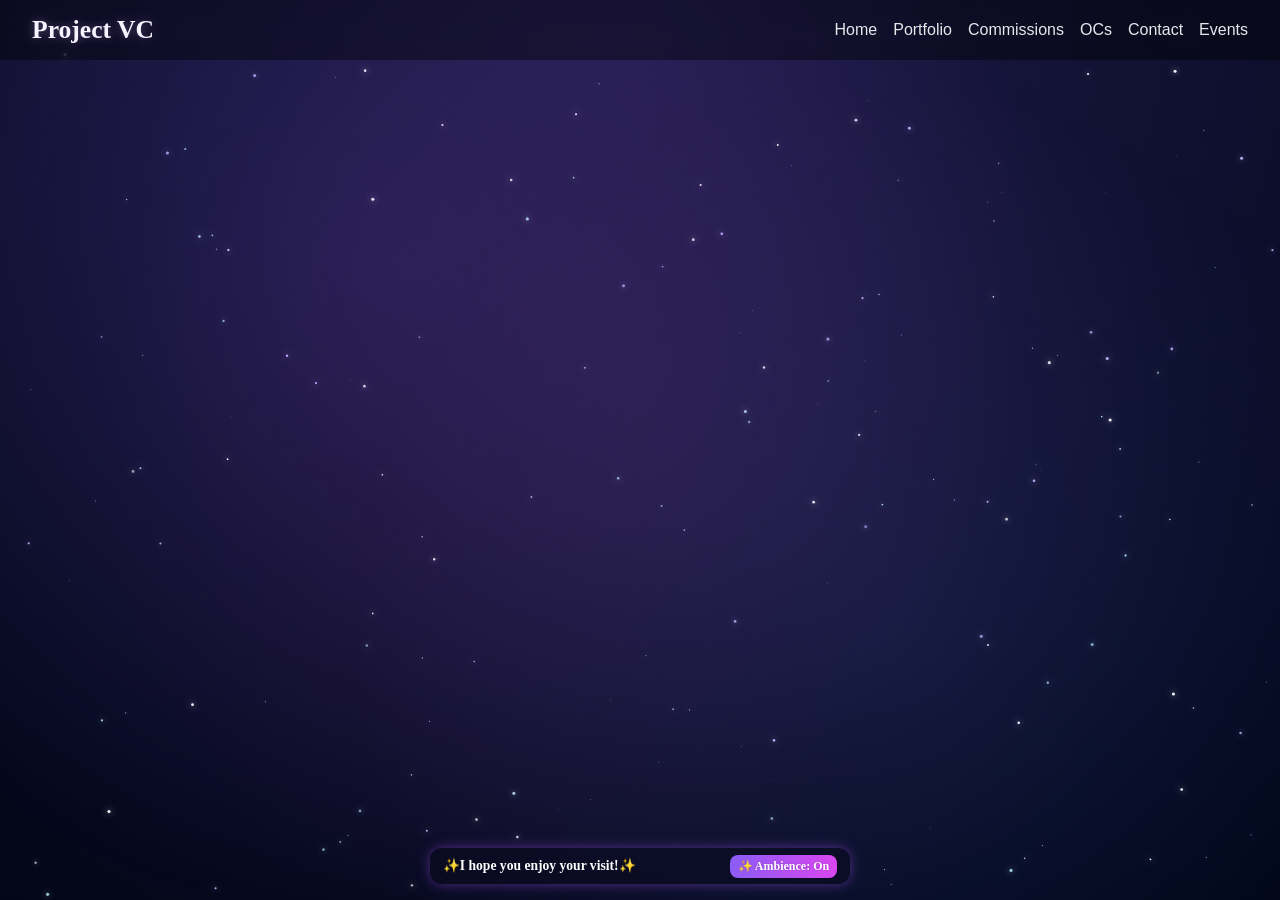
<file: projectVC.html>
<!DOCTYPE html>
<html lang="en">
<head>
  <meta charset="UTF-8" />
  <meta name="viewport" content="width=device-width, initial-scale=1.0" />
  <title>SINCLAIR | Art Portfolio</title>

  <link rel="stylesheet" href="css/style.css" />
  <link rel="stylesheet" href="css/responsive.css" />
  <link rel="stylesheet" href="css/projectVC.css" />
</head>
<body class="project-vc">
    
  <header class="navbar">
    <h1 class="logo"> Project VC</h1>
    <button class="nav-toggle" aria-label="Open menu" aria-expanded="false" aria-controls="site-nav">
      <span class="nav-toggle-orbit" aria-hidden="true"></span>
      <span class="nav-toggle-line" aria-hidden="true"></span>
      <span class="nav-toggle-line" aria-hidden="true"></span>
      <span class="nav-toggle-line" aria-hidden="true"></span>
    </button>
    <nav id="site-nav" class="nav-links">
      <a href="index.html">Home</a>
      <a href="portfolio.html">Portfolio</a>
      <a href="commissions.html">Commissions</a>
      <a href="ocs.html">OCs</a>
      <a href="contact.html">Contact</a>
      <a href="events.html">Events</a>
    </nav>
   

  </header>

  <main>
   <canvas id="starfield"></canvas>
<div id="nebula-overlay" aria-hidden="true"></div>

 <footer id="site-footer">
  <p>✨I hope you enjoy your visit!✨</p>
  <button id="ambience-toggle" aria-pressed="true">
  ✨ Ambience: On
</button>
</footer>
  </main>

  <script src="js/base.js"></script>
  <script src="js/projectVC.js"></script>




</body>
</html>
</file>
<file: css/style.css>
:root {
  --bg-dark: #0b0f1a;
  --bg-light: #111827;
  --accent: #8b5cf6;
  --text-main: #e5e7eb;
  --text-muted: #9ca3af;
}

* {
  margin: 0;
  padding: 0;
  box-sizing: border-box;
}

body {
  font-family: 'Inter', sans-serif;
  background: radial-gradient(circle at top, #1e1b4b, #020617);
  color: var(--text-main);
  min-height: 100vh;
}

html {
  scroll-behavior: smooth;
}

.navbar {
  display: flex;
  justify-content: space-between;
  padding: 1rem 2rem;
  background: rgba(0, 0, 0, 0.4);
  backdrop-filter: blur(10px);
  align-items: center;
  gap: 1rem;
  position: relative;
  z-index: 20;
}

.navbar a {
  color: var(--text-main);
  margin-left: 1rem;
  text-decoration: none;
}

.navbar a:hover {
  color: var(--accent);
}

.logo {
  font-family: "Playfair Display", serif;
  font-weight: 600;
  font-size: clamp(1.1rem, 3vw, 1.6rem);
  color: #f5f3ff;
  text-shadow: 0 0 10px rgba(216, 180, 254, 0.35);
  line-height: 1.1;
  max-width: 100%;
  min-width: 0;
  word-break: break-word;
}

.nav-links {
  display: flex;
  align-items: center;
}

.nav-toggle {
  display: none;
  position: relative;
  width: 46px;
  height: 46px;
  min-width: 46px;
  min-height: 46px;
  aspect-ratio: 1 / 1;
  flex: 0 0 46px;
  border-radius: 999px;
  background:
    radial-gradient(circle at 30% 30%, rgba(216,180,254,0.18), transparent 58%),
    radial-gradient(circle at 70% 70%, rgba(236,72,153,0.12), transparent 62%),
    rgba(6, 8, 22, 0.65);
  border: 1px solid rgba(216, 180, 254, 0.35);
  box-shadow:
    0 0 12px rgba(139, 92, 246, 0.2),
    0 0 20px rgba(236, 72, 153, 0.12),
    inset 0 0 8px rgba(255, 255, 255, 0.04);
  cursor: pointer;
  overflow: hidden;
}

.nav-toggle-orbit {
  position: absolute;
  inset: 7px;
  border-radius: 50%;
  border: 1px dotted rgba(216, 180, 254, 0.55);
  opacity: 0.85;
  animation: nav-orbit 6s linear infinite;
  filter: drop-shadow(0 0 6px rgba(216, 180, 254, 0.3));
}

.nav-toggle-line {
  position: absolute;
  left: 50%;
  width: 22px;
  height: 2px;
  border-radius: 999px;
  background: linear-gradient(90deg, rgba(255,255,255,0.85), rgba(167,139,250,0.8), rgba(236,72,153,0.6));
  transform: translateX(-50%);
  transition: transform 0.25s ease, opacity 0.2s ease;
  box-shadow: 0 0 6px rgba(216, 180, 254, 0.35);
}

.nav-toggle-line::after {
  content: "";
  position: absolute;
  right: -3px;
  top: 50%;
  width: 3px;
  height: 3px;
  border-radius: 50%;
  background: #ffffff;
  transform: translateY(-50%);
  box-shadow: 0 0 6px rgba(255, 255, 255, 0.6);
}

.nav-toggle::before,
.nav-toggle::after {
  content: "";
  position: absolute;
  width: 3px;
  height: 3px;
  border-radius: 50%;
  background: #ffffff;
  box-shadow:
    0 0 6px rgba(255,255,255,0.6),
    0 0 10px rgba(167,139,250,0.5);
  top: 50%;
  left: 50%;
  animation: nav-orbit-star 7s linear infinite, nav-twinkle 6s ease-in-out infinite;
  opacity: 0.6;
}

.nav-toggle::before {
  animation-delay: 0s, 0.6s;
}

.nav-toggle::after {
  animation-delay: -3.5s, 1.8s;
}

.nav-toggle-line:nth-child(2) { top: 16px; }
.nav-toggle-line:nth-child(3) { top: 22px; }
.nav-toggle-line:nth-child(4) { top: 28px; }

.navbar.open .nav-toggle-line:nth-child(2) {
  transform: translateX(-50%) translateY(6px) rotate(45deg);
}

.navbar.open .nav-toggle-line:nth-child(3) {
  opacity: 0;
}

.navbar.open .nav-toggle-line:nth-child(4) {
  transform: translateX(-50%) translateY(-6px) rotate(-45deg);
}

.navbar.open .nav-toggle-orbit {
  opacity: 0.6;
  transform: scale(1.08);
}

@keyframes nav-orbit {
  0% { transform: rotate(0deg); }
  100% { transform: rotate(360deg); }
}

@keyframes nav-twinkle {
  0%, 100% { opacity: 0.35; }
  50% { opacity: 0.7; }
}

@keyframes nav-orbit-star {
  0% { transform: translate(-50%, -50%) rotate(0deg) translateX(13px); }
  100% { transform: translate(-50%, -50%) rotate(360deg) translateX(13px); }
}

@media (prefers-reduced-motion: reduce) {
  .nav-toggle-orbit {
    animation: none;
  }
  .nav-toggle::before,
  .nav-toggle::after {
    animation: none;
  }
}

@media (max-width: 800px) {
  .navbar {
    padding: 0.9rem 1.2rem;
  }

  .logo {
    max-width: calc(100% - 72px);
  }

  .nav-toggle {
    display: inline-flex;
    align-items: center;
    justify-content: center;
  }

  .nav-links {
    position: absolute;
    top: calc(100% + 0.6rem);
    left: 1rem;
    right: 1rem;
    flex-direction: column;
    align-items: stretch;
    gap: 0.4rem;
    padding: 0.9rem;
    background:
      radial-gradient(circle at 20% 20%, rgba(139,92,246,0.18), transparent 60%),
      radial-gradient(circle at 80% 0%, rgba(236,72,153,0.12), transparent 65%),
      rgba(6, 8, 22, 0.9);
    border: 1px solid rgba(216, 180, 254, 0.3);
    border-radius: 18px;
    box-shadow:
      0 12px 30px rgba(2, 6, 23, 0.5),
      0 0 12px rgba(139, 92, 246, 0.2);
    backdrop-filter: blur(12px);
    opacity: 0;
    transform: translateY(-8px) scale(0.98);
    pointer-events: none;
    transition: opacity 0.25s ease, transform 0.25s ease;
  }

  .navbar.open .nav-links {
    opacity: 1;
    transform: translateY(0) scale(1);
    pointer-events: auto;
  }

  .navbar a {
    margin-left: 0;
    padding: 0.6rem 0.8rem;
    border-radius: 12px;
    background: rgba(255, 255, 255, 0.04);
  }

  .navbar a:hover {
    background: rgba(139, 92, 246, 0.15);
  }
}
body::before {
  content: "";
  position: fixed;
  inset: 0;
  opacity: 0.15;
  z-index: -1;
}
.pricing {
  display: grid;
  gap: 1.5rem;
  padding: 2rem;
}

.card {
  background: rgba(255, 255, 255, 0.05);
  border-radius: 16px;
  padding: 1.5rem;
  border: 1px solid rgba(139, 92, 246, 0.3);
}

.card h3 {
  color: var(--accent);
}
#starfield {
  position: fixed;
  inset: 0;
  z-index: -1;
  pointer-events: none;
}

/* Make the canvas fill the screen */
#starfield {
  position: fixed;
  top: 0;
  left: 0;
  width: 100%;
  height: 100%;
  z-index: -1; /* keep behind content */
}


/* Optional: disable on very small screens */

#ambience-toggle {
  background: rgba(255, 255, 255, 0.08);
  border: 1px solid rgba(196, 181, 253, 0.4);
  color: #e5e7eb;
  padding: 0.4rem 0.8rem;
  border-radius: 999px;
  font-size: 0.85rem;
  cursor: pointer;
  backdrop-filter: blur(6px);
}

#ambience-toggle:hover {
  background: rgba(196, 181, 253, 0.15);
}
#nebula-overlay {
  position: fixed;
  top: 0;
  left: 0;
  width: 100%;
  height: 100%;
  z-index: -1; /* sits above the canvas but behind your content */
  pointer-events: none;

  /* subtle galaxy gradient */
  background: radial-gradient(circle at 30% 30%, rgba(139,92,246,0.15), transparent 60%),
              radial-gradient(circle at 70% 70%, rgba(59,130,246,0.1), transparent 50%),
              radial-gradient(circle at 50% 50%, rgba(236,72,153,0.08), transparent 70%);

  /* optional slight movement for extra depth */
  animation: nebulaShift 120s linear infinite;
}

/* Gentle, slow movement to mimic drifting nebula */
@keyframes nebulaShift {
  0% { transform: translate(0px, 0px) scale(1); }
  50% { transform: translate(30px, 15px) scale(1.02); }
  100% { transform: translate(0px, 0px) scale(1); }
}

/* Footer */

#site-footer {
  position: fixed;
  bottom: 1rem; /* float slightly above the bottom */
  left: 50%;
  transform: translateX(-50%); /* center horizontally */
  
  display: flex;
  justify-content: center;
  align-items: center;
  gap: 1.5rem;
  padding: 0.8rem 2rem;

  background: rgba(10, 10, 30, 0.45); /* deep night blue, semi-transparent */
  backdrop-filter: blur(10px);        /* glassy blur effect */
  border-radius: 12px;                /* rounded for floating card feel */
  
  color: #ffffff;
  font-family: 'Playfair Display', serif;
  font-weight: 600;
  font-size: 1rem;
  text-align: center;
  z-index: 10;

  /* subtle cosmic glow */
  box-shadow: 0 0 15px rgba(139,92,246,0.3),
              0 0 10px rgba(217,70,239,0.2);
  transition: transform 0.3s, box-shadow 0.3s;
}

/* Optional subtle hover lift */
#site-footer:hover {
  transform: translateX(-50%) translateY(-2px);
  box-shadow: 0 0 20px rgba(139,92,246,0.5),
              0 0 15px rgba(217,70,239,0.3);
}

@keyframes footerTwinkleScale {
  0%, 100% { transform: translateX(-50%) translateY(0) scale(1); }
  50% { transform: translateX(-50%) translateY(-1px) scale(1.02); }
}

#site-footer {
  animation: footerTwinkle 4s ease-in-out infinite alternate,
             footerTwinkleScale 4s ease-in-out infinite alternate;
}


/* Ambience toggle button */
#ambience-toggle {
  background: linear-gradient(90deg, #8b5cf6, #d946ef);
  border: none;
  border-radius: 8px;
  color: white;
  padding: 0.4rem 0.8rem;
  cursor: pointer;
  font-family: 'Playfair Display', serif;
  font-weight: 600;
  font-size: 0.95rem;
  transition: transform 0.2s, box-shadow 0.2s;
  text-shadow: 0 0 2px rgba(0,0,0,0.2);
}

#ambience-toggle:hover {
  transform: scale(1.08);
  box-shadow: 0 0 12px rgba(139,92,246,0.6),
              0 0 6px rgba(217,70,239,0.4);
}

.dev-access-link {
  font-size: 0.75rem;
  padding: 0.25rem 0.6rem;
  border-radius: 999px;
  border: 1px solid rgba(216, 180, 254, 0.35);
  color: #f5f3ff;
  text-decoration: none;
  background: rgba(10, 10, 30, 0.45);
  box-shadow: 0 0 10px rgba(139,92,246,0.2);
  transition: transform 0.2s ease, box-shadow 0.2s ease;
}

.dev-access-link:hover {
  transform: translateY(-1px);
  box-shadow: 0 0 12px rgba(139,92,246,0.35);
}
@media (max-width: 600px) {
  #site-footer {
    width: calc(100% - 1.5rem);   /* wide, not tall */
    max-width: 420px;

    bottom: 0.5rem;
    padding: 0.4rem 0.8rem;
    gap: 0.6rem;

    font-size: 0.8rem;
    line-height: 1.2;

    justify-content: space-between;
    text-align: left;

    border-radius: 10px;

    /* tame the animations on mobile */
    animation: footerTwinkle 6s ease-in-out infinite alternate;
  }

  #site-footer p {
    max-width: 65%;
    margin: 0;
  }

  #ambience-toggle {
    font-size: 0.75rem;
    padding: 0.25rem 0.5rem;
  }

  /* Remove hover lift on touch devices */
  #site-footer:hover {
    transform: translateX(-50%);
  }
}

/* =========================
   ENTRANCE ANIMATIONS
========================= */

.fade-in,
.reveal {
  opacity: 0;
  transform: translateY(12px);
}

.fade-in {
  transform: none;
}

.fade-in.visible {
  opacity: 1;
  transition: opacity 1.2s ease;
}

.reveal.visible {
  opacity: 1;
  transform: translateY(0);
  transition: opacity 0.9s ease, transform 0.9s ease;
}

/* Respect reduced motion */
@media (prefers-reduced-motion: reduce) {
  .fade-in,
  .reveal {
    opacity: 1;
    transform: none;
    transition: none;
  }
}

   
/*=============🌿 ENTRANCE ANIMATION================= */

.animate-in {
  opacity: 0;
  transform: translateY(30px);
  transition:
    opacity 0.9s ease,
    transform 0.9s ease;
}

.animate-in.visible {
  opacity: 1;
  transform: translateY(0);
}

/* Respect reduced motion */
@media (prefers-reduced-motion: reduce) {
  .animate-in {
    opacity: 1;
    transform: none;
    transition: none;
  }
}
</file>
<file: css/responsive.css>
/* Gallery wrapper with arrows */
.gallery-wrapper {
  display: flex;
  align-items: center;
  position: relative;
  width: 100%;
}

/* Scrollable gallery */
.gallery {
  display: flex;           /* horizontal row */
  gap: 1rem;
  overflow-x: auto;        /* scrollable if too wide */
  scroll-behavior: smooth;
  padding: 1rem 0;
}

/* Hide scrollbar for modern browsers */
.gallery::-webkit-scrollbar { display: none; }
.gallery { -ms-overflow-style: none; scrollbar-width: none; }

/* Thumbnail images */
.gallery img {
  flex: 0 0 auto;         /* prevents shrinking */
  width: 180px;
  height: 120px;
  object-fit: cover;
  border-radius: 8px;
  cursor: pointer;
  transition: transform 0.3s, box-shadow 0.3s;
}

.gallery img:hover {
  transform: scale(1.05);
  box-shadow: 0 0 15px rgba(139,92,246,0.4);
}

/* Scroll arrows */
.scroll-arrow {
  position: absolute;
  top: 50%;
  transform: translateY(-50%);
  background: none;       /* no circle */
  border: none;
  color: white;
  font-size: 2rem;
  padding: 0;
  cursor: pointer;
  z-index: 10;
  transition: color 0.2s;
}

.scroll-arrow:hover { color: #8b5cf6; }
.scroll-arrow.left { left: 0.3rem; }
.scroll-arrow.right { right: 0.3rem; }

/* ==== Mobile Devices ==== */
/* Hide arrows on small screens */
@media (max-width: 600px) {
  .scroll-arrow {
    display: none;
  }

  /* Thumbnails slightly smaller for mobile */
  .gallery img {
    width: 140px;
    height: 100px;
  }

  /* Reduce gap between thumbnails */
  .gallery {
    gap: 0.8rem;
    padding: 0.8rem 0;
  }
}
.gallery {
  scroll-snap-type: x mandatory; /* horizontal snapping */
}

.gallery img {
  scroll-snap-align: start;      /* each thumbnail snaps to start */
}

  #site-footer {
    width: calc(100% - 2rem);   /* wide */
    max-width: 420px;
    left: 50%;
    transform: translateX(-50%);
    
    padding: 0.4rem 0.8rem;
    flex-direction: row;        /* NOT column */
    justify-content: space-between;
    align-items: center;
    gap: 0.6rem;

    font-size: 0.8rem;
    line-height: 1.2;
  }

  #site-footer p {
    max-width: 65%;
    white-space: normal;
  }

  #ambience-toggle {
    white-space: nowrap;
    font-size: 0.75rem;
    padding: 0.25rem 0.5rem;
  }


  #site-footer p {
    font-size: 0.85rem;
  }

    #site-footer {
    transition: opacity 0.4s ease, transform 0.4s ease;
  }

  #site-footer.hidden {
    opacity: 0;
    transform: translate(-50%, 10px);
    pointer-events: none;
  }


/* ==== Tablets / Medium Screens ==== */
@media (min-width: 601px) and (max-width: 1024px) {

  .category {
    padding: 3rem 2rem;
  }

  .category h2 {
    font-size: 1.8rem;
    margin-bottom: 1.8rem;
  }

  /* 2-column gallery for tablets */
  .gallery {
    grid-template-columns: repeat(2, 1fr);
    gap: 1.5rem;
  }

  .gallery img {
    border-radius: 10px;
  }
}

/* ==== Optional: Smaller Desktop Adjustments ==== */
@media (min-width: 1025px) and (max-width: 1440px) {
  .gallery {
    grid-template-columns: repeat(3, 1fr);
  }
}

@media (min-width: 1024px) {
  .gallery {
    display: flex !important;
    flex-direction: row;
  }
}
</file>
<file: css/home.css>
/* Home page styles */
/* =========================
   FULLSCREEN HERO BASE
========================= */

.home-hero {
  position: relative;
  width: 100%;
  height: 100vh;
  overflow: hidden;
  background: rgba(0, 0, 0, 0.134);
}

@media (max-width: 700px) {
  .hero-nebula {
    filter: blur(22px);
    opacity: 0.75;
  }

  .hero-stars,
  .hero-stars-pulse {
    opacity: 0.9;
  }
}



.home-hero-image {
  position: absolute;
  inset: 0;
  width: 100%;
  height: 100%;
  object-fit: cover;
  z-index: 1;
    object-position: center top;

  /* dreamy base filter */
  filter:
    saturate(1.15)
    contrast(1.05)
    brightness(0.95);
}

@media (min-width: 1024px) {
  .home-hero-image {
    object-position: center 28%;
  }
}


.hero-galaxy {
  position: absolute;
  inset: 0;
  z-index: 2;
  pointer-events: none;

  background:
    radial-gradient(circle at 30% 20%, rgba(102, 27, 163, 0.362), transparent 50%),
    radial-gradient(circle at 70% 60%, rgba(142, 38, 90, 0.234), transparent 55%),
    radial-gradient(circle at 50% 80%, rgba(27, 105, 139, 0.364), transparent 60%);

  mix-blend-mode: multiply;
  opacity: 0.85;
}

/* nebula effect */

.hero-nebula {
  position: absolute;
  inset: -20%;
  z-index: 2;
  pointer-events: none;

  background:
    radial-gradient(circle at 20% 30%, rgba(167, 139, 250, 0.658), transparent 55%),
    radial-gradient(circle at 80% 20%, rgba(236, 72, 154, 0.579), transparent 60%),
    radial-gradient(circle at 60% 70%, rgba(56, 191, 248, 0.523), transparent 65%),
    radial-gradient(circle at 40% 80%, rgba(216, 180, 254, 0.588), transparent 60%);

  mix-blend-mode: multiply;
  filter: blur(30px);
  opacity: 0.9;

  animation: nebula-drift 10s ease-in-out infinite;
}

@keyframes nebula-drift {
  0% {
    transform: translate(0, 0) scale(1);
  }
  50% {
    transform: translate(-4%, -3%) scale(1.05);
  }
  100% {
    transform: translate(0, 0) scale(1);
  }
}


@media (min-width: 1024px) {
  .hero-stars {
    background-image:
      radial-gradient(2.5px 2.5px at 10% 15%, rgba(255,255,255,0.95), transparent),
      radial-gradient(2px 2px at 20% 45%, rgba(255,255,255,0.85), transparent),
      radial-gradient(3px 3px at 35% 20%, rgba(255,255,255,1), transparent),
      radial-gradient(2.2px 2.2px at 48% 60%, rgba(255,255,255,0.8), transparent),
      radial-gradient(2px 2px at 60% 35%, rgba(255,255,255,0.9), transparent),
      radial-gradient(3px 3px at 70% 75%, rgba(255,255,255,1), transparent),
      radial-gradient(2px 2px at 80% 55%, rgba(255,255,255,0.85), transparent),
      radial-gradient(3.2px 3.2px at 88% 22%, rgba(255,255,255,1), transparent),
      radial-gradient(2.4px 2.4px at 95% 70%, rgba(255,255,255,0.9), transparent);
  }
    .hero-stars-pulse {
      filter: drop-shadow(0 0 6px rgba(255,255,255,0.4));
    }
  }



.hero-stars,
.hero-stars-pulse {
  position: absolute;
  width: 280px;
  height: 240px;
  left: 50%;
  top: -70px;
  transform: translate(-50%, 0) scale(0.9);
  z-index: 6;
  pointer-events: none;

  background-repeat: no-repeat;
  background-size: contain;
  background-position: center;

  opacity: 0;
  transition: opacity 350ms ease, transform 350ms ease;

  /* Heart silhouette (clip-path + mask for broader support) */
  clip-path: polygon(
    50% 12%,
    58% 4%,
    73% 2%,
    86% 10%,
    92% 24%,
    90% 38%,
    84% 52%,
    74% 66%,
    62% 79%,
    50% 92%,
    38% 79%,
    26% 66%,
    16% 52%,
    10% 38%,
    8% 24%,
    14% 10%,
    27% 2%,
    42% 4%
  );

  -webkit-mask-image: url("data:image/svg+xml,%3Csvg xmlns='http://www.w3.org/2000/svg' viewBox='0 0 200 180'%3E%3Cpath fill='white' d='M100 28 C120 0 180 4 180 58 C180 110 122 140 100 172 C78 140 20 110 20 58 C20 4 80 0 100 28 Z'/%3E%3C/svg%3E");
  mask-image: url("data:image/svg+xml,%3Csvg xmlns='http://www.w3.org/2000/svg' viewBox='0 0 200 180'%3E%3Cpath fill='white' d='M100 28 C120 0 180 4 180 58 C180 110 122 140 100 172 C78 140 20 110 20 58 C20 4 80 0 100 28 Z'/%3E%3C/svg%3E");
  -webkit-mask-repeat: no-repeat;
  mask-repeat: no-repeat;
  -webkit-mask-size: contain;
  mask-size: contain;
  -webkit-mask-position: center;
  mask-position: center;
}

.hero-stars {
  z-index: 6;
  filter: drop-shadow(0 0 8px rgba(255,255,255,0.5));

  animation: heart-float 8s ease-in-out infinite;
}


@keyframes heart-float {
  0%, 100% {
    transform: translate(-50%, -10%) scale(1);
    opacity: 0.9;
  }
  50% {
    transform: translate(-50%, -12%) scale(1.02);
    opacity: 1;
  }
}

@media (min-width: 1024px) {
  .hero-stars-pulse {
    background-image:
      radial-gradient(3.5px 3.5px at 25% 35%, rgba(255,255,255,1), transparent),
      radial-gradient(3px 3px at 50% 50%, rgba(255,255,255,0.95), transparent),
      radial-gradient(4px 4px at 75% 65%, rgba(255,255,255,1), transparent);
  }
}


.hero-stars-pulse {
  z-index: 7;
  opacity: 0.6;
  filter: blur(0.6px);

  animation: stars-pulse 6s ease-in-out infinite;
}

.hero-stars.is-visible,
.hero-stars-pulse.is-visible {
  opacity: 1;
  transform: translate(-50%, 0) scale(1);
}

@keyframes stars-pulse {
  0%, 100% {
    opacity: 0.4;
  }
  50% {
    opacity: 1;
  }
}


/* =========================
   ABOUT SECTION
========================= */

.about-section {
  max-width: 720px;
  margin: 4rem auto;
  padding: 0 1.5rem;
  text-align: center;
}

.about-section h1 {
  font-family: "Playfair Display", serif;
  font-size: 2.2rem;
  margin-bottom: 1rem;
}

.about-section p {
  font-size: 1rem;
  line-height: 1.7;
  opacity: 0.85;
  margin-bottom: 1.2rem;
}

.hero-title {
  margin-top: 0;
  font-size: clamp(2rem, 5vw, 3.2rem);
  font-weight: 600;
  text-align: center;
  color: #f5f3ff;
  position: relative;
  z-index: 5;
  text-shadow:
    0 0 12px rgba(216,180,254,0.6),
    0 0 24px rgba(167,139,250,0.4);
}

.hero-star {
  text-decoration: none;
  color: #d8b4fe;
  font-size: 0.9rem;
  opacity: 0.6;
  margin: 0 12px;
  display: inline-block;
cursor: pointer;
  pointer-events: auto;
  position: relative;
  z-index: 9999;

  animation: twinkle 5s ease-in-out infinite;
}

button {
  background: transparent;
  border: none;
  padding: 0;
  margin: 0;

  font: inherit;
  color: inherit;

  appearance: none;
  -webkit-appearance: none;

  outline: none;
  box-shadow: none;
}

button::-moz-focus-inner {
  border: 0;
}


button {
  -webkit-tap-highlight-color: transparent;
}


.constellation-line {
  position: absolute;
  top: 60%;
  left: 50%;
  width: calc(100% - 5.5rem); /* distance between stars */
  height: 1px;
  display: none;

  transform: translate(-50%, -50%);

  background: linear-gradient(
    90deg,
    transparent,
    rgba(216,180,254,0.65),
    transparent
  );

  opacity: 0;
  filter: blur(0.4px);
  pointer-events: none;

  transition: opacity 0.4s ease;
}

.hero-title-wrap:hover .constellation-line {
  opacity: 1;
  filter: blur(0.3px) brightness(1.2);
}


.hero-star.right {
  animation-delay: 2s;
}

.hero-star:hover {
  cursor: url("data:image/svg+xml;utf8,<svg xmlns='http://www.w3.org/2000/svg' width='24' height='24'><text y='18' font-size='18'>✦</text></svg>") 12 12, pointer;
}


.hero-title-wrap:hover .constellation-line {
  opacity: 1;
}

.constellation-line::after {
  content: "";
  position: absolute;
  inset: 0;

  background: linear-gradient(
    90deg,
    transparent,
    rgba(255,255,255,0.8),
    transparent
  );

  opacity: 0;
}

.hero-title-wrap:hover .constellation-line::after {
  animation: constellation-pulse 1.6s ease-in-out infinite;
}

@keyframes constellation-pulse {
  0% {
    opacity: 0;
    transform: translateX(-20%);
  }
  50% {
    opacity: 0.6;
  }
  100% {
    opacity: 0;
    transform: translateX(20%);
  }
}

.hero-title-wrap {
  position: relative;
  display: block;
  width: 100%;
  min-height: 0;
  padding-top: 140px; /* space for heart above the title */
  z-index: 1;
}


.hero-title {
  pointer-events: auto;
}


.hero-title::before {
  left: -36px;
}

.hero-title::after {
  right: -36px;
  animation-delay: 2s;
}

@keyframes star-float {
  0%, 100% {
    transform: translateY(-50%) translateY(0);
    opacity: 0.6;
  }
  50% {
    transform: translateY(-50%) translateY(-6px);
    opacity: 1;
  }
}

.hero-title {
  font-size: clamp(2.2rem, 5vw, 3.4rem);
  font-weight: 600;
  text-align: center;
  margin-top: 32px;

  background: linear-gradient(
    120deg,
    #f5f3ff,
    #d8b4fe,
    #7f57f5,
    #f0abfc,
    #f5f3ff
  );

  background-size: 300% 300%;
  background-clip: text;
  -webkit-background-clip: text;
  color: transparent;

  animation: gradient-drift 10s ease-in-out infinite;

  /* soft glow */
  text-shadow:
    0 0 12px rgba(216,180,254,0.35),
    0 0 24px rgba(167,139,250,0.25);
}

@keyframes gradient-drift {
  0% { background-position: 0% 50%; }
  50% { background-position: 100% 50%; }
  100% { background-position: 0% 50%; }
}


/* =========================
   MOBILE TWEAKS
========================= */

@media (max-width: 700px) {
  .home-hero {
    height: 45vh;
  }

  .about-section h1 {
    font-size: 1.8rem;
  }
}

/* sigil */

.sigil-wrapper {
  position: absolute;
  top: calc(50% - 70px);
  left: 50%;
  transform: translate(-50%, -50%);
  width: 200px;
  height: 200px;

  opacity: 0;
  pointer-events: none;
}

.sigil-wrapper.active {
  opacity: 1;
  pointer-events: auto;
}

.sigil-star {
  position: absolute;
  background: transparent;
  border: 0;
  padding: 0;
  color: #d8b4fe;
  font-size: 0.95rem;
  line-height: 1;
  cursor: pointer;
  opacity: 0;
  transform: scale(0.85);
  text-shadow:
    0 0 6px rgba(216, 180, 254, 0.8),
    0 0 12px rgba(167, 139, 250, 0.6);
  filter: drop-shadow(0 0 8px rgba(216, 180, 254, 0.65));
  transition: opacity 805ms ease, transform 805ms ease, filter 805ms ease;
}

.sigil-star.show {
  opacity: 1;
  transform: scale(1);
}

.sigil-star.correct {
  color: #ffffff;
  text-shadow:
    0 0 10px rgba(255, 255, 255, 0.95),
    0 0 18px rgba(216, 180, 254, 0.7);
  filter: drop-shadow(0 0 12px rgba(255, 255, 255, 0.9));
}

.sigil-wrapper.shake {
  animation: sigil-shake 420ms ease;
}

@keyframes sigil-shake {
  0%, 100% { transform: translate(-50%, -50%); }
  15% { transform: translate(calc(-50% - 6px), -50%); }
  30% { transform: translate(calc(-50% + 6px), -50%); }
  45% { transform: translate(calc(-50% - 4px), -50%); }
  60% { transform: translate(calc(-50% + 4px), -50%); }
  75% { transform: translate(calc(-50% - 2px), -50%); }
  90% { transform: translate(calc(-50% + 2px), -50%); }
}




/* ==============================
   HERO LAYOUT
============================== */

.home-hero {
  position: relative;
  overflow: hidden;
  padding: 8rem 6vw;
}

.hero-image-wrapper {
  position: absolute;
  inset: 0;
  overflow: hidden;
  z-index: 0;
}

.hero-image {
  width: 100%;
  height: 100%;
  object-fit: cover;
  transform: translateY(0);
  transition: transform 0.1s linear;
}

.hero-content {
  position: relative;
  z-index: 2;
  max-width: 600px;
}

@media (max-width: 768px) {
  .hero-image {
    transform: none !important;
  }
}

@keyframes breathe {
  0% {
    transform: scale(1) translateY(0);
  }
  50% {
    transform: scale(1.001) translateY(-6px);
  }
  100% {
    transform: scale(1) translateY(0);
  }
}

.home-hero-image {
  animation: breathe 12s ease-in-out infinite;
  will-change: transform;
}

@media (prefers-reduced-motion: reduce) {
  .home-hero-image {
    animation: none;
  }
}
</file>
<file: css/commissions.css>
/* Commissions page styles */

.commissions {
  max-width: 1100px;
  margin: 0 auto;
  padding: 4rem 1.5rem 6rem;
}

.commissions-intro {
  text-align: center;
  margin-bottom: 2.5rem;
}

.commissions-intro h2 {
  font-family: "Playfair Display", serif;
  font-size: clamp(2rem, 3.5vw, 2.6rem);
  margin-bottom: 0.6rem;
}

.commissions-intro p {
  opacity: 0.85;
  max-width: 700px;
  margin: 0 auto;
  line-height: 1.6;
}

.commission-grid {
  display: grid;
  grid-template-columns: repeat(auto-fit, minmax(250px, 1fr));
  gap: 1.5rem;
  align-items: start;
}

.commission-card {
  background: rgba(10, 10, 30, 0.45);
  border: 1px solid rgba(139, 92, 246, 0.35);
  border-radius: 18px;
  padding: 1.4rem;
  box-shadow: 0 0 18px rgba(139, 92, 246, 0.12);
  backdrop-filter: blur(8px);
}

.commission-card header h3 {
  font-family: "Playfair Display", serif;
  font-size: 1.4rem;
  margin-bottom: 0.3rem;
}

.card-note {
  opacity: 0.78;
  font-size: 0.95rem;
  line-height: 1.5;
}

.subtype {
  margin-top: 1rem;
  border-radius: 12px;
  background: rgba(255, 255, 255, 0.03);
  border: 1px solid rgba(139, 92, 246, 0.2);
  padding: 0.6rem 0.8rem;
}

.subtype-thumb {
  width: 92px;
  height: 92px;
  border-radius: 10px;
  background: linear-gradient(140deg, rgba(139, 92, 246, 0.45), rgba(59, 130, 246, 0.35));
  background-size: cover;
  background-position: var(--thumb-position, center);
  border: 1px solid rgba(139, 92, 246, 0.4);
  box-shadow: 0 6px 14px rgba(15, 23, 42, 0.35);
  margin: 0.2rem 0 0.6rem;
  object-fit: cover;
  display: block;
  padding: 0;
  cursor: zoom-in;
  appearance: none;
  color: inherit;
}

.subtype-thumb:focus-visible {
  outline: 2px solid rgba(139, 92, 246, 0.8);
  outline-offset: 3px;
}

.subtype summary {
  list-style: none;
  cursor: pointer;
  display: grid;
  grid-template-columns: 1fr;
  grid-template-rows: auto auto;
  align-items: center;
  gap: 0.6rem 0.8rem;
  font-weight: 600;
  position: relative;
}

.subtype summary .subtype-thumb {
  grid-column: 1 / -1;
  grid-row: 1;
  justify-self: center;
  margin-left: auto;
  margin-right: auto;
}

.subtype summary .subtype-row {
  grid-column: 1;
  grid-row: 2;
  display: flex;
  align-items: center;
  gap: 0.6rem;
  flex-wrap: wrap;
  justify-content: center;
  width: 100%;
  text-align: center;
  padding: 0 1.5rem;
}

.subtype summary::-webkit-details-marker {
  display: none;
}

.subtype summary::after {
  content: "\25BE";
  font-weight: 600;
  opacity: 0.7;
  transition: transform 0.2s ease;
  position: absolute;
  right: 0.2rem;
  bottom: 0.1rem;
}

.subtype[open] summary::after {
  transform: rotate(180deg);
}

.thumb-modal {
  position: fixed;
  inset: 0;
  background: rgba(6, 8, 18, 0.92);
  display: flex;
  align-items: center;
  justify-content: center;
  opacity: 0;
  visibility: hidden;
  pointer-events: none;
  transition: opacity 0.2s ease;
  z-index: 999;
}

.thumb-modal.is-open {
  opacity: 1;
  visibility: visible;
  pointer-events: auto;
}

.thumb-modal-image {
  width: min(92vw, 1100px);
  height: min(92vh, 1100px);
  background-size: contain;
  background-position: center;
  background-repeat: no-repeat;
  border-radius: 18px;
  box-shadow: 0 20px 40px rgba(8, 10, 20, 0.55);
  border: 1px solid rgba(148, 163, 184, 0.25);
  transition: opacity 0.2s ease, transform 0.2s ease;
}

.thumb-modal-image.is-transitioning {
  pointer-events: none;
}

.thumb-modal-image.is-exit-left {
  opacity: 0;
  transform: translateX(-20px) scale(0.985);
}

.thumb-modal-image.is-exit-right {
  opacity: 0;
  transform: translateX(20px) scale(0.985);
}

.thumb-modal-image.is-enter-left {
  opacity: 0;
  transform: translateX(20px) scale(0.985);
}

.thumb-modal-image.is-enter-right {
  opacity: 0;
  transform: translateX(-20px) scale(0.985);
}

.thumb-modal-close {
  position: absolute;
  top: 1.5rem;
  right: 1.5rem;
  background: rgba(15, 23, 42, 0.6);
  border: 1px solid rgba(148, 163, 184, 0.35);
  color: inherit;
  font-size: 0.9rem;
  padding: 0.4rem 0.9rem;
  border-radius: 999px;
  cursor: pointer;
}

.thumb-modal-nav {
  position: absolute;
  top: 50%;
  transform: translateY(-50%);
  width: 2.5rem;
  height: 2.5rem;
  border-radius: 999px;
  border: 1px solid rgba(148, 163, 184, 0.35);
  background: rgba(15, 23, 42, 0.6);
  color: inherit;
  font-size: 1.25rem;
  line-height: 1;
  cursor: pointer;
}

.thumb-modal-prev {
  left: 1.2rem;
}

.thumb-modal-next {
  right: 1.2rem;
}

.thumb-modal-nav:disabled {
  opacity: 0.35;
  cursor: default;
}

.thumb-modal-dots {
  position: absolute;
  bottom: 1.2rem;
  left: 50%;
  transform: translateX(-50%);
  display: flex;
  gap: 0.5rem;
  z-index: 6;
}

.thumb-modal-dot {
  width: 7px;
  height: 7px;
  border-radius: 50%;
  background: rgba(255, 255, 255, 0.35);
  box-shadow: 0 0 6px rgba(255, 255, 255, 0.2);
  cursor: pointer;
  border: none;
  padding: 0;
}

.thumb-modal-dot.active {
  background: #ffffff;
  box-shadow:
    0 0 6px rgba(255, 255, 255, 0.9),
    0 0 12px rgba(139, 92, 246, 0.6);
  transform: scale(1.4);
}

body.modal-open {
  overflow: hidden;
}

.subtype-pill {
  font-size: 0.75rem;
  text-transform: uppercase;
  letter-spacing: 0.04em;
  padding: 0.15rem 0.5rem;
  border-radius: 999px;
  background: rgba(139, 92, 246, 0.18);
  border: 1px solid rgba(139, 92, 246, 0.35);
  color: #e9d5ff;
}

.price-grid {
  display: grid;
  grid-template-columns: 1fr auto;
  gap: 0.4rem 0.8rem;
  padding: 0.8rem 0.1rem 0.2rem;
}

.price-grid div:nth-child(odd) {
  opacity: 0.8;
}

.price-grid div:nth-child(even) {
  font-weight: 600;
}

.example-grid {
  margin-top: 0.6rem;
  display: grid;
  grid-template-columns: repeat(auto-fit, minmax(110px, 1fr));
  gap: 0.6rem;
}

.example-carousel {
  margin-top: 0.6rem;
  display: grid;
  grid-template-columns: auto 1fr auto;
  gap: 0.45rem;
  align-items: center;
}

.example-grid.example-carousel-track {
  margin-top: 0;
  display: flex;
  gap: 0.6rem;
  overflow-x: auto;
  scroll-snap-type: x proximity;
  scrollbar-width: none;
  -ms-overflow-style: none;
  padding-bottom: 0.2rem;
}

.example-grid.example-carousel-track::-webkit-scrollbar {
  display: none;
}

.example-grid img {
  width: 100%;
  height: 110px;
  object-fit: cover;
  object-position: var(--example-position, center);
  border-radius: 10px;
  border: 1px solid rgba(139, 92, 246, 0.25);
  cursor: zoom-in;
}

.example-grid.example-carousel-track img {
  flex: 0 0 112px;
  width: 112px;
  scroll-snap-align: start;
}

.example-arrow {
  appearance: none;
  border: 1px solid rgba(139, 92, 246, 0.35);
  background: rgba(30, 41, 59, 0.45);
  color: #e9d5ff;
  width: 2rem;
  height: 2rem;
  border-radius: 999px;
  cursor: pointer;
  line-height: 1;
}

.example-arrow:disabled {
  opacity: 0.35;
  cursor: default;
}

.example-note {
  margin: 0;
  font-size: 0.85rem;
  opacity: 0.7;
}

.addon-card {
  margin-top: 2rem;
  background: rgba(10, 10, 30, 0.45);
  border: 1px solid rgba(139, 92, 246, 0.35);
  border-radius: 18px;
  padding: 1.2rem 1.4rem;
  box-shadow: 0 0 18px rgba(139, 92, 246, 0.12);
}

.addon-card h3 {
  font-family: "Playfair Display", serif;
  margin-bottom: 0.6rem;
}

.addon-list {
  display: grid;
  grid-template-columns: 1fr auto;
  gap: 0.4rem 1rem;
}

.addon-list div:nth-child(odd) {
  opacity: 0.8;
}

.addon-list div:nth-child(even) {
  font-weight: 600;
}

.subtype-order-btn {
  appearance: none;
  border: 1px solid rgba(139, 92, 246, 0.45);
  background: linear-gradient(120deg, rgba(139, 92, 246, 0.36), rgba(59, 130, 246, 0.3));
  color: #f8f7ff;
  border-radius: 999px;
  font: inherit;
  font-weight: 600;
  text-decoration: none;
  cursor: pointer;
  transition: transform 0.18s ease, box-shadow 0.18s ease;
  margin-top: 0.7rem;
  padding: 0.42rem 0.78rem;
  font-size: 0.84rem;
}

.subtype-order-btn:hover {
  transform: translateY(-1px);
  box-shadow: 0 8px 16px rgba(76, 29, 149, 0.25);
}

@media (max-width: 700px) {
  .commissions {
    padding: 3rem 1.1rem 5rem;
  }

  .commission-card,
  .addon-card {
    padding: 1.1rem;
  }
}

@media (prefers-reduced-motion: reduce) {
  .thumb-modal-image {
    transition: none;
  }
}
</file>
<file: css/contact.css>
/* Contact page styles */

.contact-wrap {
  max-width: 1100px;
  margin: 0 auto;
  padding: 4rem 1.5rem 7rem;
}

.contact-intro {
  text-align: center;
  margin-bottom: 1.3rem;
}

.contact-intro h2 {
  font-family: "Playfair Display", serif;
  font-size: clamp(2rem, 3.5vw, 2.6rem);
  margin-bottom: 0.6rem;
}

.contact-intro p {
  opacity: 0.85;
  max-width: 700px;
  margin: 0 auto;
  line-height: 1.6;
}

.contact-methods-card,
.contact-order-card {
  margin-top: 2rem;
  background: rgba(10, 10, 30, 0.45);
  border: 1px solid rgba(139, 92, 246, 0.35);
  border-radius: 18px;
  padding: 1.4rem;
  box-shadow: 0 0 18px rgba(139, 92, 246, 0.12);
}

.contact-methods-card h3,
.contact-order-card h3 {
  font-family: "Playfair Display", serif;
  margin-bottom: 0.4rem;
}

.contact-note {
  opacity: 0.82;
  margin-bottom: 0.95rem;
  line-height: 1.5;
}

.contact-methods-list {
  list-style: none;
  display: grid;
  gap: 0.6rem;
}

.contact-method-row {
  display: grid;
  grid-template-columns: minmax(110px, 160px) 1fr;
  align-items: center;
  gap: 0.8rem;
  padding: 0.62rem 0.7rem;
  border-radius: 12px;
  background: rgba(255, 255, 255, 0.03);
  border: 1px solid rgba(139, 92, 246, 0.22);
}

.contact-method-label {
  font-weight: 600;
  color: #ddd6fe;
}

.contact-method-value {
  display: flex;
  align-items: center;
  flex-wrap: wrap;
  gap: 0.55rem;
  min-width: 0;
}

.contact-method-value a,
.contact-text {
  color: #f5f3ff;
  text-decoration: none;
  word-break: break-word;
}

.contact-method-value a:hover {
  color: #ddd6fe;
}

.contact-inline-btn {
  appearance: none;
  border: 1px solid rgba(139, 92, 246, 0.45);
  background: rgba(30, 41, 59, 0.55);
  color: #f8f7ff;
  border-radius: 999px;
  font: inherit;
  font-size: 0.8rem;
  padding: 0.3rem 0.65rem;
  cursor: pointer;
  transition: transform 0.18s ease, box-shadow 0.18s ease;
}

.contact-inline-btn:hover {
  transform: translateY(-1px);
  box-shadow: 0 6px 14px rgba(76, 29, 149, 0.25);
}

.contact-copy-status {
  margin-top: 0.65rem;
  min-height: 1.2rem;
  font-size: 0.85rem;
  opacity: 0.85;
}

.order-note {
  opacity: 0.82;
  margin-bottom: 1rem;
  line-height: 1.5;
}

.order-form {
  display: grid;
  gap: 0.9rem;
}

.order-fields {
  display: grid;
  grid-template-columns: repeat(2, minmax(0, 1fr));
  gap: 0.85rem;
}

.order-field {
  display: grid;
  gap: 0.4rem;
}

.order-field span,
.order-field legend {
  font-size: 0.85rem;
  opacity: 0.86;
}

.order-field input,
.order-field select,
.order-field textarea {
  width: 100%;
  background: rgba(15, 23, 42, 0.6);
  border: 1px solid rgba(139, 92, 246, 0.35);
  border-radius: 10px;
  color: #f5f3ff;
  padding: 0.55rem 0.7rem;
  font: inherit;
}

.order-field input::placeholder,
.order-field textarea::placeholder {
  color: rgba(226, 232, 240, 0.55);
}

.order-field textarea {
  resize: vertical;
  min-height: 84px;
}

.order-field input:focus-visible,
.order-field select:focus-visible,
.order-field textarea:focus-visible {
  outline: 2px solid rgba(139, 92, 246, 0.8);
  outline-offset: 2px;
}

.order-field-full {
  grid-column: 1 / -1;
}

.addon-options {
  border: 1px solid rgba(139, 92, 246, 0.28);
  border-radius: 12px;
  padding: 0.7rem 0.8rem 0.8rem;
}

.addon-options label {
  display: flex;
  align-items: flex-start;
  gap: 0.5rem;
  margin-top: 0.45rem;
  cursor: pointer;
}

.addon-options input[type="checkbox"] {
  width: auto;
  margin-top: 0.15rem;
}

.order-estimate {
  min-height: 1.3rem;
  font-size: 0.92rem;
  color: #ddd6fe;
  opacity: 0.95;
}

.order-submit,
.order-action-btn {
  appearance: none;
  border: 1px solid rgba(139, 92, 246, 0.45);
  background: linear-gradient(120deg, rgba(139, 92, 246, 0.36), rgba(59, 130, 246, 0.3));
  color: #f8f7ff;
  border-radius: 999px;
  font: inherit;
  font-weight: 600;
  text-decoration: none;
  cursor: pointer;
  transition: transform 0.18s ease, box-shadow 0.18s ease;
}

.order-submit:hover,
.order-action-btn:hover {
  transform: translateY(-1px);
  box-shadow: 0 8px 16px rgba(76, 29, 149, 0.25);
}

.order-submit {
  justify-self: start;
  padding: 0.58rem 1rem;
}

.order-result {
  margin-top: 1rem;
  border-top: 1px solid rgba(139, 92, 246, 0.28);
  padding-top: 0.95rem;
}

.order-result-title {
  font-weight: 600;
  margin-bottom: 0.5rem;
}

.order-preview {
  width: 100%;
  background: rgba(6, 8, 18, 0.75);
  border: 1px solid rgba(139, 92, 246, 0.35);
  border-radius: 12px;
  color: #f5f3ff;
  padding: 0.75rem;
  font: inherit;
  line-height: 1.42;
  resize: vertical;
}

.order-actions {
  margin-top: 0.7rem;
  display: flex;
  flex-wrap: wrap;
  gap: 0.55rem;
}

.order-action-btn {
  padding: 0.5rem 0.85rem;
}

.order-action-secondary {
  background: rgba(30, 41, 59, 0.55);
}

.order-copy-status {
  margin-top: 0.6rem;
  min-height: 1.2rem;
  font-size: 0.85rem;
  opacity: 0.85;
}

@media (max-width: 700px) {
  .contact-wrap {
    padding: 3rem 1.1rem 6rem;
  }

  .contact-methods-card,
  .contact-order-card {
    padding: 1.1rem;
  }

  .contact-method-row {
    grid-template-columns: 1fr;
    gap: 0.45rem;
  }

  .order-fields {
    grid-template-columns: 1fr;
  }
}
</file>
<file: css/events.css>
/* Events page styles */
</file>
<file: css/freebies.css>
/* Freebies page styles */
</file>
<file: css/ocs.css>
﻿/* OCs page styles */

.ocs {
  max-width: 1200px;
  margin: 0 auto;
  padding: 4rem 1.5rem 7rem;
}

.ocs-intro {
  text-align: center;
  margin-bottom: 1.5rem;
}

.ocs-intro h2 {
  font-family: "Playfair Display", serif;
  font-size: clamp(2.1rem, 3.6vw, 2.8rem);
  margin-bottom: 0.5rem;
}

.ocs-intro p {
  opacity: 0.85;
  max-width: 720px;
  margin: 0.2rem auto 0;
  line-height: 1.6;
}

.ocs-controls {
  display: grid;
  gap: 0.75rem;
  grid-template-columns: repeat(auto-fit, minmax(260px, 1fr));
  align-items: center;
  margin-bottom: 1.2rem;
}

.search-box input {
  width: 100%;
  background: rgba(15, 23, 42, 0.65);
  border: 1px solid rgba(139, 92, 246, 0.35);
  border-radius: 12px;
  color: #f5f3ff;
  padding: 0.65rem 0.8rem;
  font: inherit;
}

.search-box input::placeholder {
  color: rgba(226, 232, 240, 0.6);
}

.select-box select {
  width: 100%;
  background: rgba(15, 23, 42, 0.65);
  border: 1px solid rgba(139, 92, 246, 0.35);
  border-radius: 12px;
  color: #f5f3ff;
  padding: 0.6rem 0.7rem;
  font: inherit;
}

.tag-pills {
  display: flex;
  flex-wrap: wrap;
  gap: 0.4rem;
}

.tag-pill {
  border: 1px solid rgba(139, 92, 246, 0.35);
  background: rgba(139, 92, 246, 0.18);
  color: #f5f3ff;
  border-radius: 999px;
  padding: 0.35rem 0.75rem;
  font-size: 0.85rem;
  cursor: pointer;
  transition: transform 0.15s ease, box-shadow 0.15s ease, background 0.15s ease;
}

.tag-pill.active {
  background: linear-gradient(120deg, rgba(139, 92, 246, 0.55), rgba(59, 130, 246, 0.45));
  box-shadow: 0 6px 16px rgba(76, 29, 149, 0.25);
}

.tag-pill:hover {
  transform: translateY(-1px);
}

.clear-btn {
  justify-self: start;
  appearance: none;
  border: 1px solid rgba(148, 163, 184, 0.35);
  background: rgba(30, 41, 59, 0.55);
  color: #f5f3ff;
  border-radius: 10px;
  padding: 0.5rem 0.9rem;
  cursor: pointer;
}

.ocs-grid {
  display: grid;
  grid-template-columns: repeat(auto-fit, minmax(250px, 1fr));
  gap: 1rem;
}

.oc-card {
  background: rgba(10, 10, 30, 0.5);
  border: 1px solid rgba(139, 92, 246, 0.35);
  border-radius: 16px;
  padding: 1rem;
  box-shadow: 0 0 18px rgba(139, 92, 246, 0.12);
  display: grid;
  gap: 0.65rem;
  transition: transform 0.18s ease, box-shadow 0.18s ease;
}

.oc-card:hover {
  transform: translateY(-2px);
  box-shadow: 0 14px 30px rgba(6, 8, 22, 0.4);
}

.oc-highlight {
  box-shadow: 0 0 0 2px rgba(139, 92, 246, 0.7), 0 12px 28px rgba(6, 8, 22, 0.4);
}

.oc-card-header {
  display: grid;
  grid-template-columns: auto 1fr;
  gap: 0.75rem;
  align-items: center;
}

.oc-avatar {
  width: 64px;
  height: 64px;
  border-radius: 14px;
  border: 1px solid rgba(139, 92, 246, 0.35);
  background: radial-gradient(circle at 30% 30%, rgba(139, 92, 246, 0.35), rgba(59, 130, 246, 0.25)),
    rgba(15, 23, 42, 0.75);
  background-size: cover;
  background-position: center;
  overflow: hidden;
  position: relative;
}

.oc-avatar img {
  width: 100%;
  height: 100%;
  object-fit: cover;
  display: block;
}

.oc-avatar::after,
.oc-modal-avatar::after {
  content: attr(data-initials);
  position: absolute;
  inset: 0;
  display: grid;
  place-items: center;
  font-weight: 700;
  color: #f8f7ff;
  letter-spacing: 0.04em;
}

.oc-avatar.has-image::after,
.oc-modal-avatar.has-image::after {
  display: none;
}

.oc-name {
  font-family: "Playfair Display", serif;
  font-size: 1.25rem;
  margin: 0;
}

.oc-role {
  margin: 0;
  opacity: 0.75;
}

.oc-tags {
  display: flex;
  flex-wrap: wrap;
  gap: 0.35rem;
}

.oc-tag {
  border: 1px solid rgba(139, 92, 246, 0.35);
  border-radius: 999px;
  padding: 0.18rem 0.55rem;
  font-size: 0.78rem;
  color: #e9d5ff;
  background: rgba(255, 255, 255, 0.03);
}

.oc-blurb {
  margin: 0;
  opacity: 0.88;
  line-height: 1.5;
}

.oc-actions {
  display: flex;
  justify-content: flex-start;
}

.oc-open-btn {
  appearance: none;
  border: 1px solid rgba(139, 92, 246, 0.45);
  background: linear-gradient(120deg, rgba(139, 92, 246, 0.4), rgba(59, 130, 246, 0.35));
  color: #f8f7ff;
  border-radius: 10px;
  padding: 0.45rem 0.85rem;
  cursor: pointer;
  font-weight: 600;
  transition: transform 0.15s ease, box-shadow 0.15s ease;
}

.oc-open-btn:hover {
  transform: translateY(-1px);
  box-shadow: 0 8px 18px rgba(76, 29, 149, 0.25);
}

.oc-modal {
  position: fixed;
  inset: 0;
  background: rgba(4, 6, 18, 0.8);
  display: grid;
  place-items: center;
  opacity: 0;
  visibility: hidden;
  pointer-events: none;
  transition: opacity 0.2s ease;
  z-index: 900;
}

.oc-modal.is-open {
  opacity: 1;
  visibility: visible;
  pointer-events: auto;
}

.oc-modal-panel {
  width: min(900px, 92vw);
  max-height: 90vh;
  overflow-y: auto;
  background: rgba(10, 10, 30, 0.9);
  border: 1px solid rgba(139, 92, 246, 0.35);
  border-radius: 18px;
  padding: 1.4rem;
  box-shadow: 0 20px 45px rgba(0, 0, 0, 0.45);
  position: relative;
}

.oc-modal-close {
  position: absolute;
  top: 0.8rem;
  right: 0.9rem;
  border: 1px solid rgba(148, 163, 184, 0.35);
  background: rgba(30, 41, 59, 0.55);
  color: #f5f3ff;
  border-radius: 999px;
  width: 34px;
  height: 34px;
  font-size: 1.1rem;
  cursor: pointer;
}

.oc-modal-header {
  display: grid;
  grid-template-columns: auto 1fr;
  gap: 1rem;
  align-items: center;
  margin-bottom: 0.6rem;
}

.oc-modal-avatar {
  width: 88px;
  height: 88px;
  border-radius: 16px;
  border: 1px solid rgba(139, 92, 246, 0.35);
  background: radial-gradient(circle at 30% 30%, rgba(139, 92, 246, 0.35), rgba(59, 130, 246, 0.25)),
    rgba(15, 23, 42, 0.75);
  background-size: cover;
  background-position: center;
  position: relative;
}

.oc-modal-role {
  margin: 0;
  opacity: 0.75;
}

.oc-modal h3 {
  margin: 0.15rem 0;
  font-family: "Playfair Display", serif;
  font-size: 1.5rem;
}

.oc-modal-tags {
  display: flex;
  flex-wrap: wrap;
  gap: 0.35rem;
}

.oc-modal-tags .oc-tag {
  background: rgba(255, 255, 255, 0.05);
}

.oc-modal-blurb {
  margin: 0.2rem 0 0.8rem;
  line-height: 1.6;
  opacity: 0.9;
}

.oc-modal-sections {
  display: grid;
  gap: 0.75rem;
}

.oc-modal-section {
  border: 1px solid rgba(139, 92, 246, 0.22);
  border-radius: 14px;
  background: rgba(255, 255, 255, 0.03);
  overflow: hidden;
}

.oc-modal-section summary {
  list-style: none;
  cursor: pointer;
  padding: 0.8rem 0.95rem;
  font-weight: 600;
  display: flex;
  align-items: center;
  justify-content: space-between;
  gap: 0.8rem;
}

.oc-modal-section summary::-webkit-details-marker {
  display: none;
}

.oc-modal-section summary::after {
  content: "+";
  font-size: 1rem;
  opacity: 0.85;
}

.oc-modal-section[open] summary::after {
  content: "-";
}

.oc-modal-section-body {
  padding: 0 0.95rem 0.95rem;
}

.oc-modal-story h4,
.oc-modal-section h4 {
  margin: 0 0 0.35rem;
  font-size: 1.05rem;
}

.oc-modal-story p,
.oc-modal-section-body p {
  margin: 0 0 0.8rem;
  line-height: 1.6;
  opacity: 0.92;
}

.oc-modal-section-body p:last-child {
  margin-bottom: 0;
}

.oc-modal-list {
  margin: 0;
  padding-left: 1.1rem;
  display: grid;
  gap: 0.45rem;
  line-height: 1.55;
  opacity: 0.92;
}

.oc-modal-connections {
  border-top: 1px solid rgba(139, 92, 246, 0.28);
  padding-top: 0.8rem;
}

.oc-connection {
  display: flex;
  align-items: center;
  gap: 0.5rem;
  margin-top: 0.4rem;
}

.oc-connection a {
  color: #c4b5fd;
  text-decoration: none;
}

.oc-connection a:hover {
  text-decoration: underline;
}

.sr-only {
  position: absolute;
  width: 1px;
  height: 1px;
  padding: 0;
  margin: -1px;
  overflow: hidden;
  clip: rect(0, 0, 0, 0);
  border: 0;
}

@media (max-width: 700px) {
  .ocs {
    padding: 3rem 1.1rem 6rem;
  }

  .ocs-controls {
    grid-template-columns: 1fr;
  }

  .oc-card-header,
  .oc-modal-header {
    grid-template-columns: 1fr;
  }

  .clear-btn {
    justify-self: stretch;
    text-align: center;
  }
}
</file>
<file: css/projectVC.css>
/* Project VC: page-specific styles only */

body.project-vc {
  /* Add Project VC theme overrides here */
}
</file>
